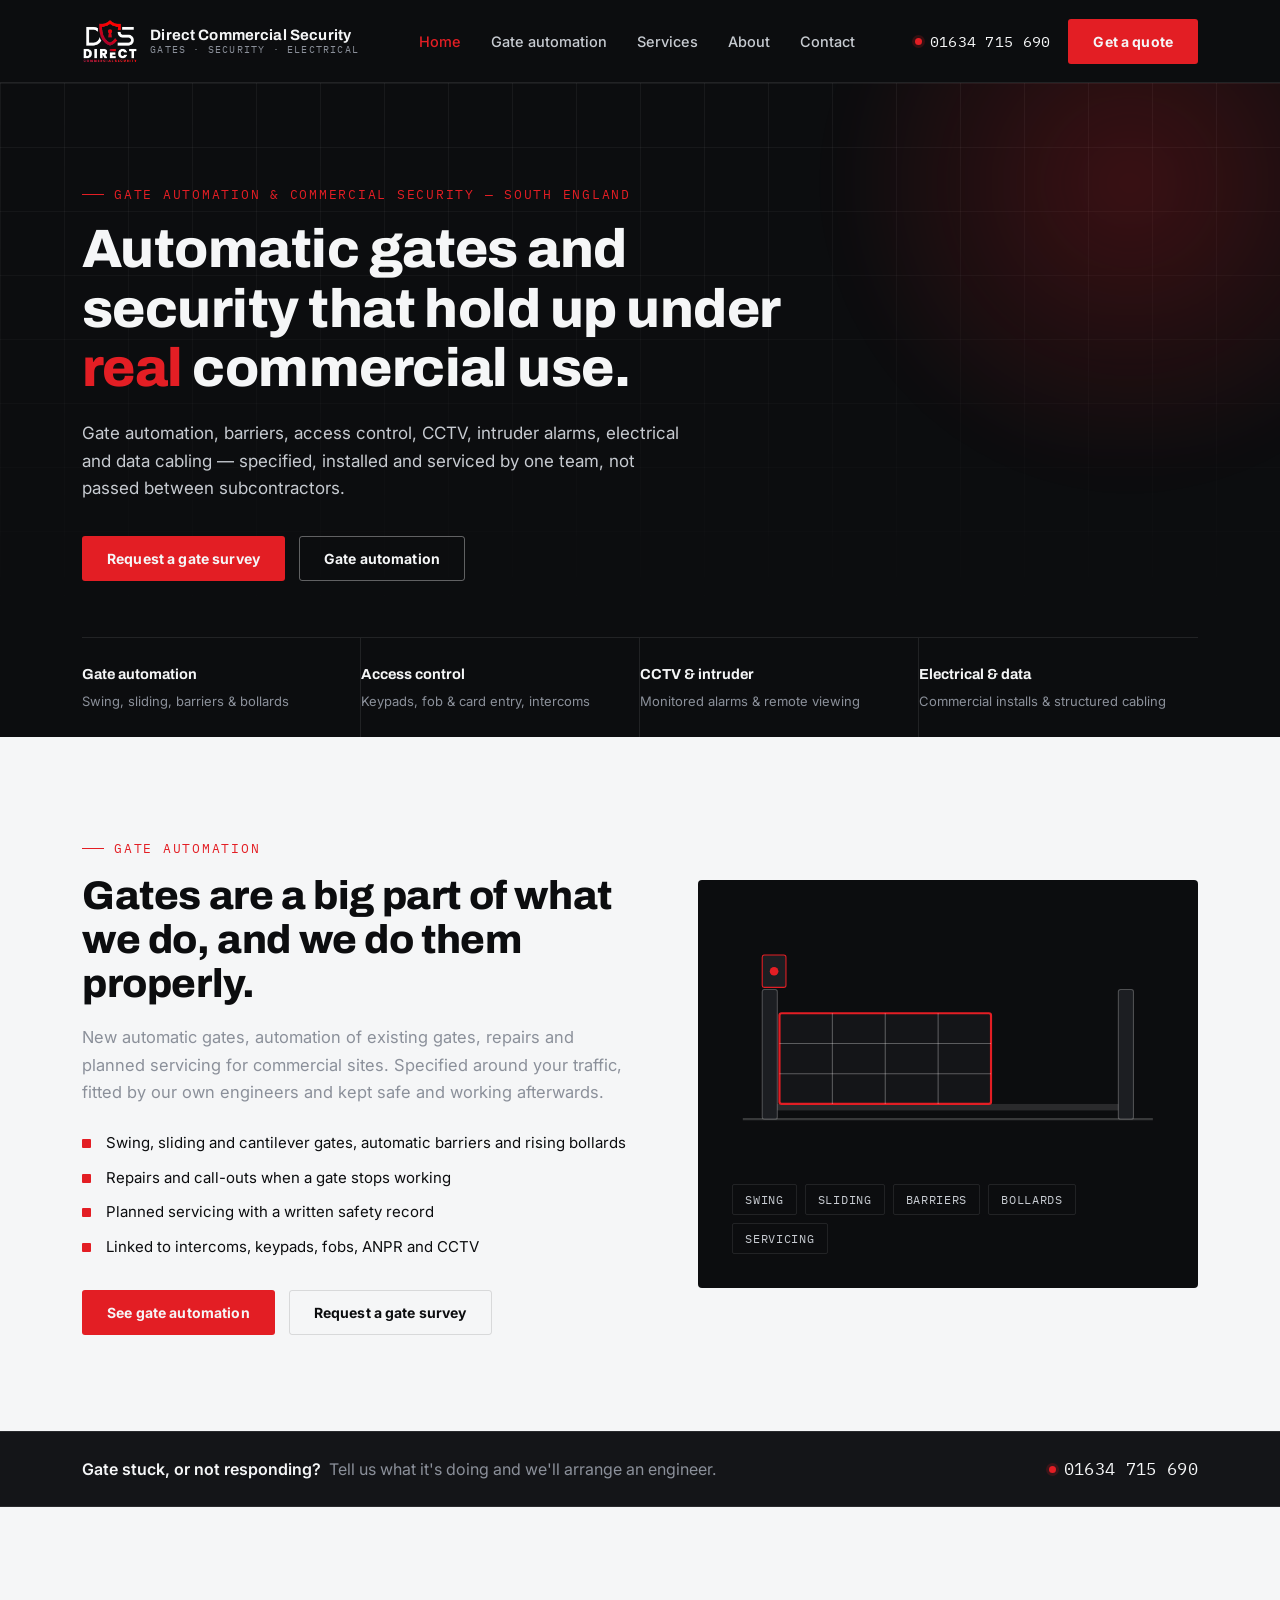
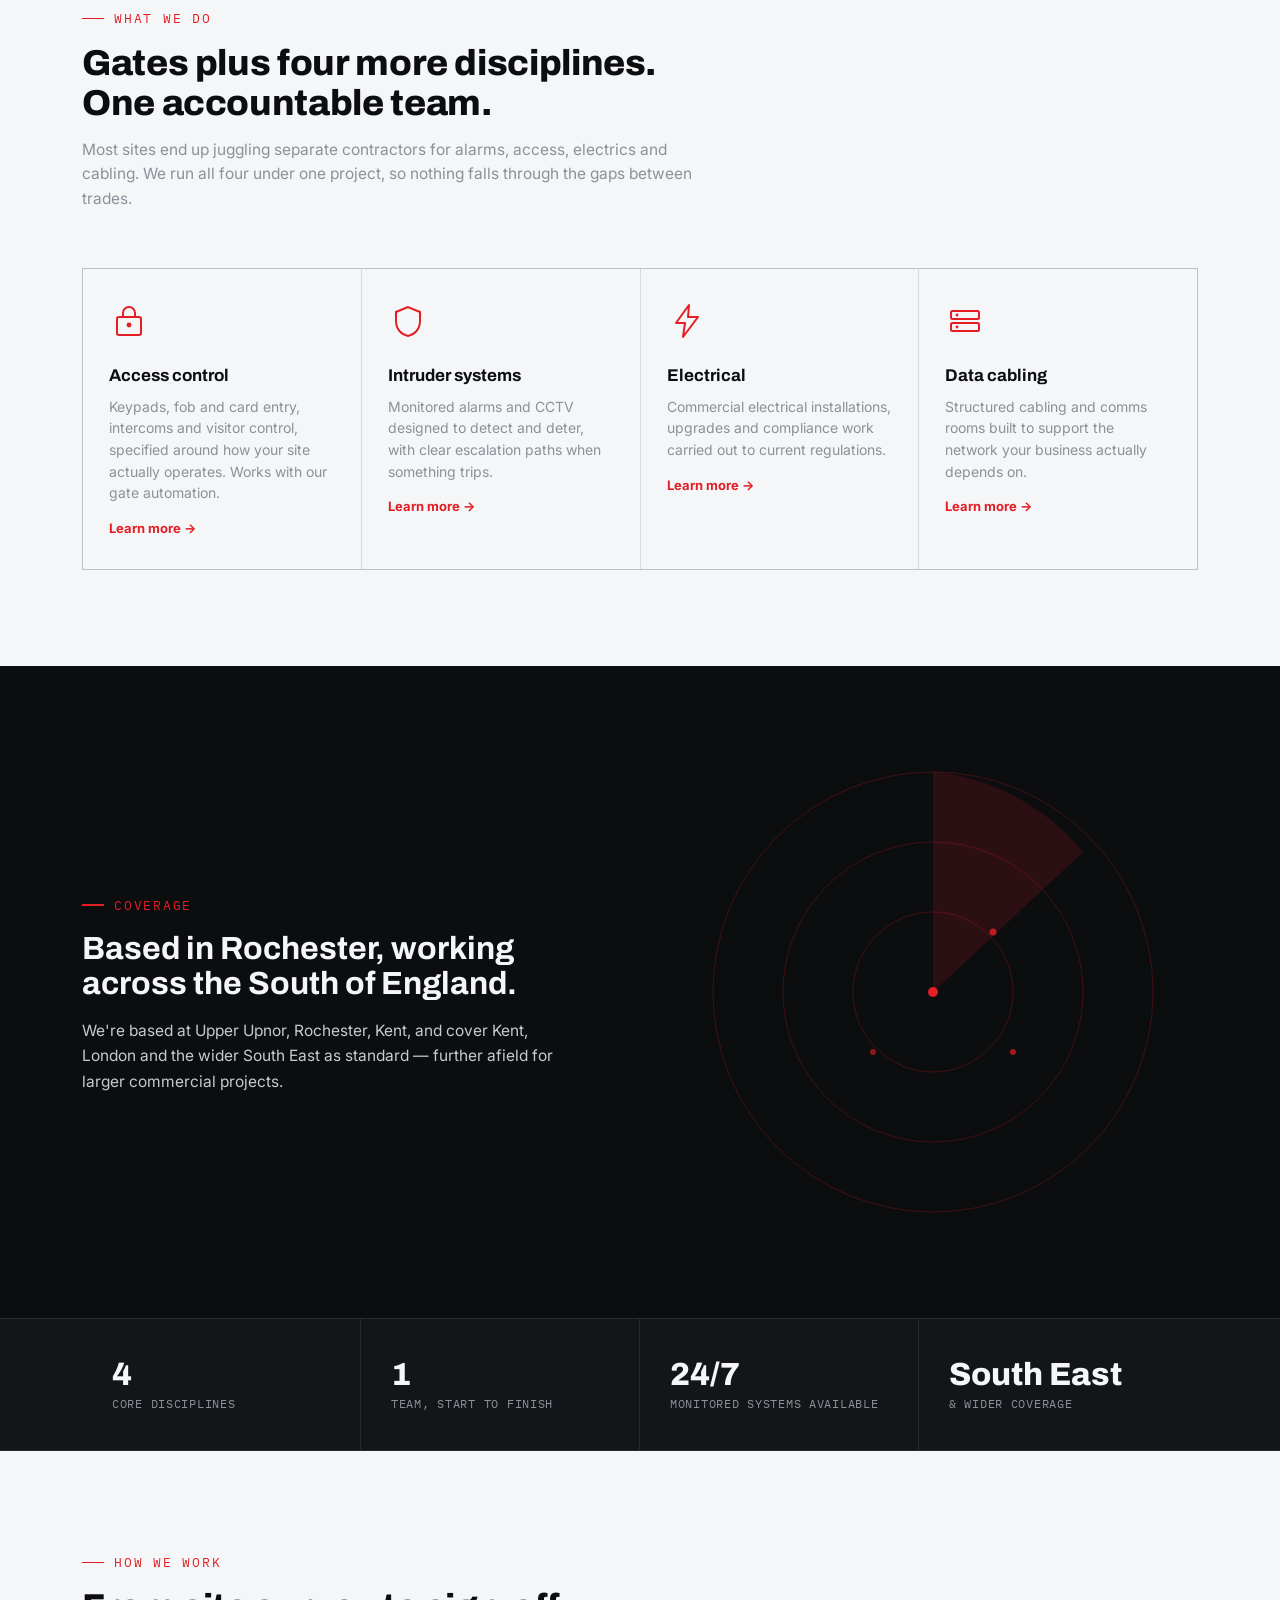
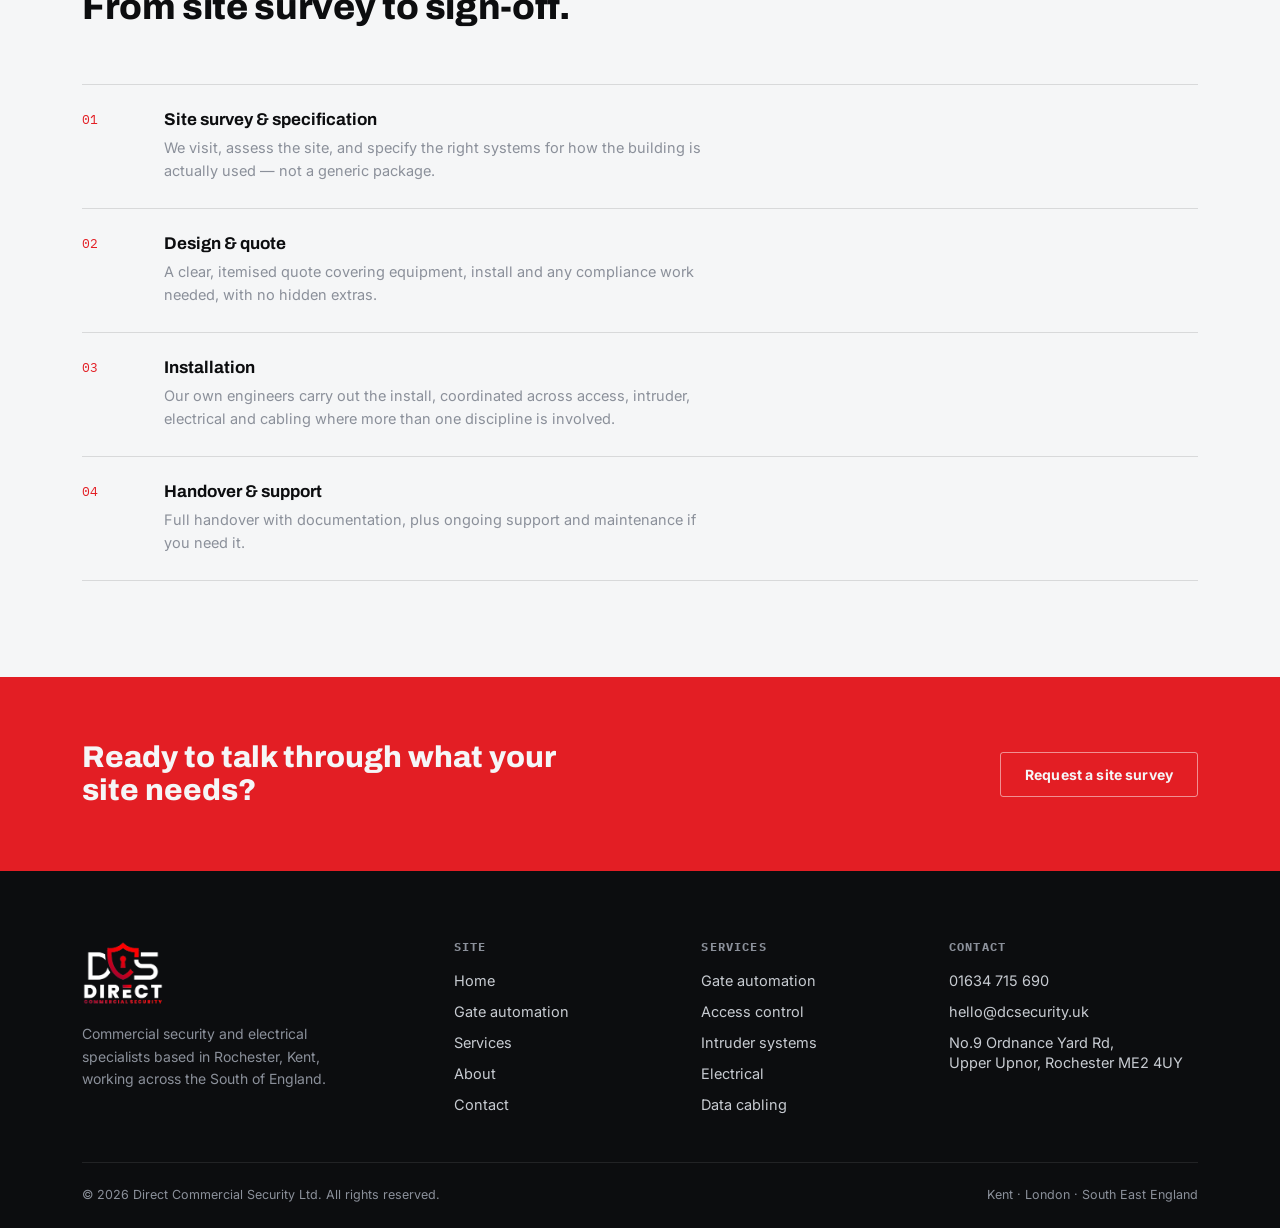
<file: index.html>
<!DOCTYPE html>
<html lang="en">
<head>
<meta charset="UTF-8">
<meta name="viewport" content="width=device-width, initial-scale=1.0">
<title>Gate Automation &amp; Commercial Security | Direct Commercial Security, Kent</title>
<meta name="description" content="Commercial gate automation, barriers and servicing, plus access control, CCTV, intruder alarms, electrical and data cabling across Kent, London and the South East.">
<link rel="icon" href="assets/logo.jpg">
<link rel="preconnect" href="https://fonts.googleapis.com">
<link href="https://fonts.googleapis.com/css2?family=Archivo:wght@500;700;800&family=Inter:wght@400;500;600;700&family=IBM+Plex+Mono:wght@400;500&display=swap" rel="stylesheet">
<link rel="stylesheet" href="style.css">
</head>
<body>

<header class="site-header" id="siteHeader">
  <div class="wrap">
    <a href="index.html" class="brand">
      <img src="assets/logo-dark.png" alt="Direct Commercial Security logo">
      <span class="brand-text"><strong>Direct Commercial Security</strong><span>Gates &middot; Security &middot; Electrical</span></span>
    </a>
    <nav class="main-nav">
      <ul>
        <li><a href="index.html" class="active">Home</a></li>
        <li><a href="gates.html">Gate automation</a></li>
        <li><a href="services.html">Services</a></li>
        <li><a href="about.html">About</a></li>
        <li><a href="contact.html">Contact</a></li>
      </ul>
    </nav>
    <div class="header-cta">
      <a class="tel-link" href="tel:01634715690"><span class="dot"></span>01634 715 690</a>
      <a class="btn btn-red" href="contact.html">Get a quote</a>
    </div>
    <button class="nav-toggle" aria-label="Toggle menu" aria-expanded="false">&#9776;</button>
  </div>
</header>

<section class="hero">
  <div class="hero-grid"></div>
  <div class="hero-glow"></div>
  <div class="wrap">
    <div class="hero-content">
      <span class="eyebrow">Gate automation &amp; commercial security &mdash; south england</span>
      <h1>Automatic gates and security that hold up under <em>real</em> commercial use.</h1>
      <p class="hero-sub">Gate automation, barriers, access control, CCTV, intruder alarms, electrical and data cabling &mdash; specified, installed and serviced by one team, not passed between subcontractors.</p>
      <div class="hero-actions">
        <a href="contact.html" class="btn btn-red">Request a gate survey</a>
        <a href="gates.html" class="btn btn-outline-dark">Gate automation</a>
      </div>
    </div>
    <div class="hero-services">
      <div><strong>Gate automation</strong>Swing, sliding, barriers &amp; bollards</div>
      <div><strong>Access control</strong>Keypads, fob &amp; card entry, intercoms</div>
      <div><strong>CCTV &amp; intruder</strong>Monitored alarms &amp; remote viewing</div>
      <div><strong>Electrical &amp; data</strong>Commercial installs &amp; structured cabling</div>
    </div>
  </div>
</section>

<section class="gate-feature">
  <div class="wrap gate-feature-grid">
    <div>
      <span class="eyebrow">Gate automation</span>
      <h2>Gates are a big part of what we do, and we do them properly.</h2>
      <p class="lede">New automatic gates, automation of existing gates, repairs and planned servicing for commercial sites. Specified around your traffic, fitted by our own engineers and kept safe and working afterwards.</p>
      <ul>
        <li>Swing, sliding and cantilever gates, automatic barriers and rising bollards</li>
        <li>Repairs and call-outs when a gate stops working</li>
        <li>Planned servicing with a written safety record</li>
        <li>Linked to intercoms, keypads, fobs, ANPR and CCTV</li>
      </ul>
      <div class="gate-feature-actions">
        <a href="gates.html" class="btn btn-red">See gate automation</a>
        <a href="contact.html" class="btn btn-outline-light">Request a gate survey</a>
      </div>
    </div>
    <div class="gate-panel">
      <svg viewBox="0 0 400 230" fill="none" xmlns="http://www.w3.org/2000/svg" role="img" aria-label="Illustration of a sliding gate opening">
        <line x1="10" y1="190" x2="390" y2="190" stroke="rgba(255,255,255,0.18)" stroke-width="2"/>
        <rect x="28" y="70" width="14" height="120" rx="2" fill="#1c1e22" stroke="rgba(255,255,255,0.25)"/>
        <rect x="358" y="70" width="14" height="120" rx="2" fill="#1c1e22" stroke="rgba(255,255,255,0.25)"/>
        <rect x="42" y="176" width="316" height="6" fill="rgba(255,255,255,0.12)"/>
        <g class="gate-gate-slide">
          <rect x="44" y="92" width="196" height="84" rx="2" fill="#141518" stroke="#e31e24" stroke-width="2"/>
          <line x1="44" y1="120" x2="240" y2="120" stroke="rgba(255,255,255,0.3)"/>
          <line x1="44" y1="148" x2="240" y2="148" stroke="rgba(255,255,255,0.3)"/>
          <line x1="93" y1="92" x2="93" y2="176" stroke="rgba(255,255,255,0.3)"/>
          <line x1="142" y1="92" x2="142" y2="176" stroke="rgba(255,255,255,0.3)"/>
          <line x1="191" y1="92" x2="191" y2="176" stroke="rgba(255,255,255,0.3)"/>
        </g>
        <rect x="28" y="38" width="22" height="30" rx="2" fill="#1c1e22" stroke="#e31e24"/>
        <circle cx="39" cy="53" r="4" fill="#e31e24"/>
      </svg>
      <div class="gate-chips"><span>Swing</span><span>Sliding</span><span>Barriers</span><span>Bollards</span><span>Servicing</span></div>
    </div>
  </div>
</section>

<div class="gate-strip">
  <div class="wrap">
    <p>Gate stuck, or not responding?<span>Tell us what it's doing and we'll arrange an engineer.</span></p>
    <a class="tel-link" href="tel:01634715690"><span class="dot"></span>01634 715 690</a>
  </div>
</div>

<section class="section-light">
  <div class="wrap">
    <div class="section-head">
      <span class="eyebrow">What we do</span>
      <h2>Gates plus four more disciplines. One accountable team.</h2>
      <p>Most sites end up juggling separate contractors for alarms, access, electrics and cabling. We run all four under one project, so nothing falls through the gaps between trades.</p>
    </div>
    <div class="service-grid">
      <div class="service-card">
        <svg class="icon" viewBox="0 0 40 40" fill="none" stroke="currentColor" stroke-width="2"><rect x="8" y="16" width="24" height="18" rx="2"/><path d="M14 16v-4a6 6 0 0 1 12 0v4"/><circle cx="20" cy="24" r="2.4" fill="currentColor" stroke="none"/></svg>
        <h3>Access control</h3>
        <p>Keypads, fob and card entry, intercoms and visitor control, specified around how your site actually operates. Works with our gate automation.</p>
        <a href="services.html#access-control">Learn more &rarr;</a>
      </div>
      <div class="service-card">
        <svg class="icon" viewBox="0 0 40 40" fill="none" stroke="currentColor" stroke-width="2"><path d="M20 6 8 11v9c0 8 5 13.5 12 15 7-1.5 12-7 12-15v-9L20 6Z"/></svg>
        <h3>Intruder systems</h3>
        <p>Monitored alarms and CCTV designed to detect and deter, with clear escalation paths when something trips.</p>
        <a href="services.html#intruder-systems">Learn more &rarr;</a>
      </div>
      <div class="service-card">
        <svg class="icon" viewBox="0 0 40 40" fill="none" stroke="currentColor" stroke-width="2"><path d="M22 4 9 22h9l-2 14 15-20h-10l1-12Z" stroke-linejoin="round"/></svg>
        <h3>Electrical</h3>
        <p>Commercial electrical installations, upgrades and compliance work carried out to current regulations.</p>
        <a href="services.html#electrical">Learn more &rarr;</a>
      </div>
      <div class="service-card">
        <svg class="icon" viewBox="0 0 40 40" fill="none" stroke="currentColor" stroke-width="2"><rect x="6" y="10" width="28" height="8" rx="1.5"/><rect x="6" y="22" width="28" height="8" rx="1.5"/><circle cx="12" cy="14" r="1.4" fill="currentColor" stroke="none"/><circle cx="12" cy="26" r="1.4" fill="currentColor" stroke="none"/></svg>
        <h3>Data cabling</h3>
        <p>Structured cabling and comms rooms built to support the network your business actually depends on.</p>
        <a href="services.html#data-cabling">Learn more &rarr;</a>
      </div>
    </div>
  </div>
</section>

<section class="section-dark">
  <div class="wrap" style="display:grid;grid-template-columns:1fr 1fr;gap:56px;align-items:center;">
    <div>
      <span class="eyebrow">Coverage</span>
      <h2 style="font-size:clamp(24px,3vw,32px);margin-bottom:16px;">Based in Rochester, working across the South of England.</h2>
      <p style="color:var(--paper);font-size:15.5px;line-height:1.65;max-width:480px;">We're based at Upper Upnor, Rochester, Kent, and cover Kent, London and the wider South East as standard &mdash; further afield for larger commercial projects.</p>
    </div>
    <div class="coverage">
      <svg viewBox="0 0 460 460" xmlns="http://www.w3.org/2000/svg">
        <circle class="radar-ring" cx="230" cy="230" r="80"/>
        <circle class="radar-ring" cx="230" cy="230" r="150"/>
        <circle class="radar-ring" cx="230" cy="230" r="220"/>
        <g class="radar-sweep">
          <path d="M230 230 L230 10 A220 220 0 0 1 380 90 Z" fill="rgba(227,30,36,0.15)"/>
        </g>
        <circle class="radar-blip" cx="230" cy="230" r="5"/>
        <circle class="radar-blip" cx="290" cy="170" r="3.5" opacity="0.8"/>
        <circle class="radar-blip" cx="170" cy="290" r="3" opacity="0.6"/>
        <circle class="radar-blip" cx="310" cy="290" r="3" opacity="0.7"/>
      </svg>
    </div>
  </div>
</section>

<div class="stats-bar">
  <div class="wrap">
    <div class="stats-grid">
      <div class="stat"><strong>4</strong><span>Core disciplines</span></div>
      <div class="stat"><strong>1</strong><span>Team, start to finish</span></div>
      <div class="stat"><strong>24/7</strong><span>Monitored systems available</span></div>
      <div class="stat"><strong>South East</strong><span>&amp; wider coverage</span></div>
    </div>
  </div>
</div>

<section class="section-light">
  <div class="wrap">
    <div class="section-head">
      <span class="eyebrow">How we work</span>
      <h2>From site survey to sign-off.</h2>
    </div>
    <div class="approach-list">
      <div class="approach-item">
        <span class="step-num"></span>
        <div><h3>Site survey &amp; specification</h3><p>We visit, assess the site, and specify the right systems for how the building is actually used &mdash; not a generic package.</p></div>
      </div>
      <div class="approach-item">
        <span class="step-num"></span>
        <div><h3>Design &amp; quote</h3><p>A clear, itemised quote covering equipment, install and any compliance work needed, with no hidden extras.</p></div>
      </div>
      <div class="approach-item">
        <span class="step-num"></span>
        <div><h3>Installation</h3><p>Our own engineers carry out the install, coordinated across access, intruder, electrical and cabling where more than one discipline is involved.</p></div>
      </div>
      <div class="approach-item">
        <span class="step-num"></span>
        <div><h3>Handover &amp; support</h3><p>Full handover with documentation, plus ongoing support and maintenance if you need it.</p></div>
      </div>
    </div>
  </div>
</section>

<section class="cta-band">
  <div class="wrap">
    <h2>Ready to talk through what your site needs?</h2>
    <a href="contact.html" class="btn btn-outline-dark">Request a site survey</a>
  </div>
</section>

<footer class="site-footer">
  <div class="wrap">
    <div class="footer-grid">
      <div class="footer-brand">
        <img src="assets/logo-dark.png" alt="Direct Commercial Security logo">
        <p>Commercial security and electrical specialists based in Rochester, Kent, working across the South of England.</p>
      </div>
      <div class="footer-col">
        <h4>Site</h4>
        <ul>
          <li><a href="index.html">Home</a></li>
          <li><a href="gates.html">Gate automation</a></li>
          <li><a href="services.html">Services</a></li>
          <li><a href="about.html">About</a></li>
          <li><a href="contact.html">Contact</a></li>
        </ul>
      </div>
      <div class="footer-col">
        <h4>Services</h4>
        <ul>
          <li><a href="gates.html">Gate automation</a></li>
          <li><a href="services.html#access-control">Access control</a></li>
          <li><a href="services.html#intruder-systems">Intruder systems</a></li>
          <li><a href="services.html#electrical">Electrical</a></li>
          <li><a href="services.html#data-cabling">Data cabling</a></li>
        </ul>
      </div>
      <div class="footer-col">
        <h4>Contact</h4>
        <ul>
          <li><a href="tel:01634715690">01634 715 690</a></li>
          <li><a href="mailto:hello@dcsecurity.uk">hello@dcsecurity.uk</a></li>
          <li><a href="#">No.9 Ordnance Yard Rd,<br>Upper Upnor, Rochester ME2 4UY</a></li>
        </ul>
      </div>
    </div>
    <div class="footer-bottom">
      <span>&copy; <span id="year"></span> Direct Commercial Security Ltd. All rights reserved.</span>
      <span>Kent &middot; London &middot; South East England</span>
    </div>
  </div>
</footer>

<script src="script.js"></script>
</body>
</html>
</file>
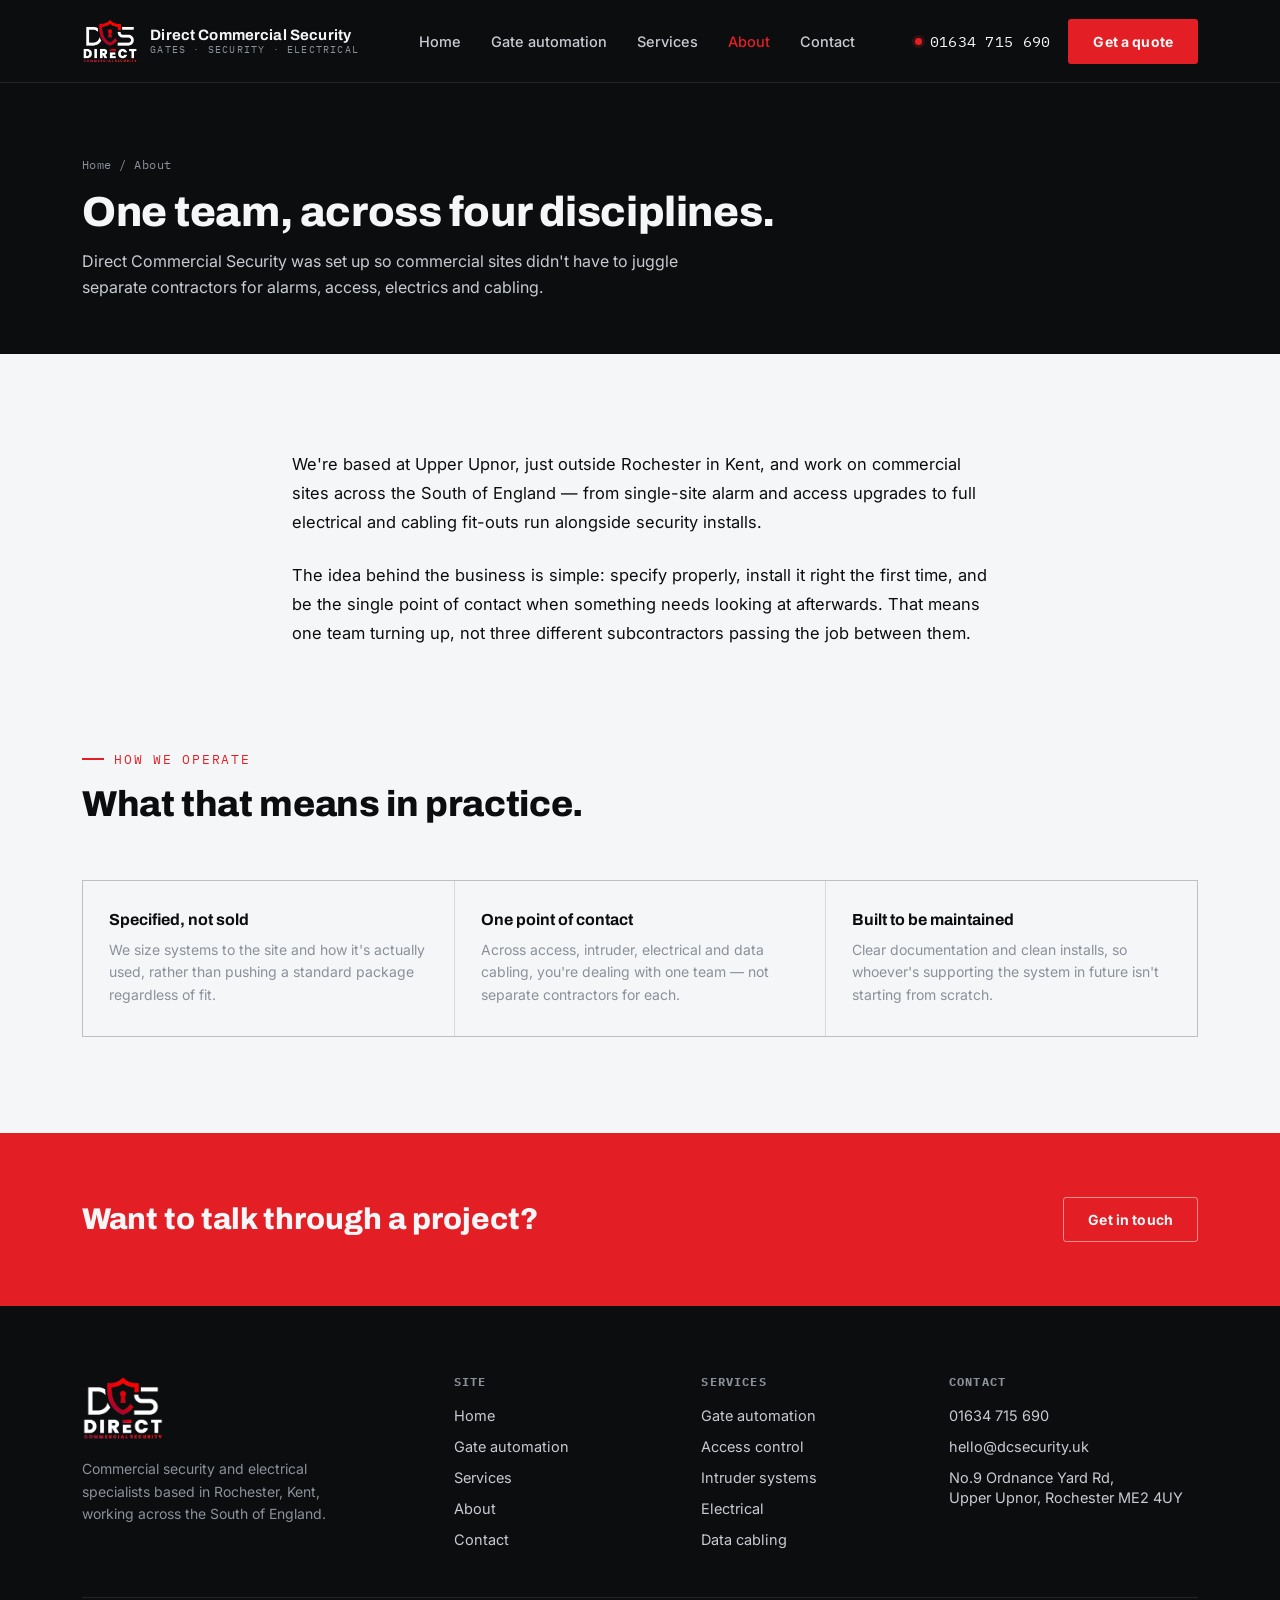
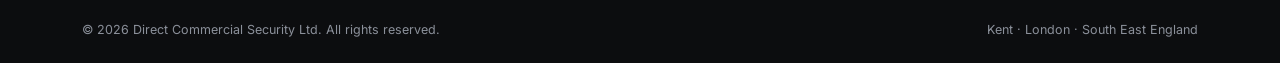
<file: about.html>
<!DOCTYPE html>
<html lang="en">
<head>
<meta charset="UTF-8">
<meta name="viewport" content="width=device-width, initial-scale=1.0">
<title>About | Direct Commercial Security</title>
<meta name="description" content="Direct Commercial Security is a Rochester-based team covering access control, intruder systems, electrical and data cabling across the South of England.">
<link rel="icon" href="assets/logo.jpg">
<link rel="preconnect" href="https://fonts.googleapis.com">
<link href="https://fonts.googleapis.com/css2?family=Archivo:wght@500;700;800&family=Inter:wght@400;500;600;700&family=IBM+Plex+Mono:wght@400;500&display=swap" rel="stylesheet">
<link rel="stylesheet" href="style.css">
</head>
<body>
<header class="site-header" id="siteHeader"><div class="wrap">
  <a href="index.html" class="brand"><img src="assets/logo-dark.png" alt="Direct Commercial Security logo"><span class="brand-text"><strong>Direct Commercial Security</strong><span>Gates &middot; Security &middot; Electrical</span></span></a>
  <nav class="main-nav"><ul><li><a href="index.html">Home</a></li><li><a href="gates.html">Gate automation</a></li><li><a href="services.html">Services</a></li><li><a href="about.html" class="active">About</a></li><li><a href="contact.html">Contact</a></li></ul></nav>
  <div class="header-cta"><a class="tel-link" href="tel:01634715690"><span class="dot"></span>01634 715 690</a><a class="btn btn-red" href="contact.html">Get a quote</a></div>
  <button class="nav-toggle" aria-label="Toggle menu" aria-expanded="false">&#9776;</button>
</div></header>

<section class="page-hero"><div class="wrap">
  <span class="crumb"><a href="index.html">Home</a> / About</span>
  <h1>One team, across four disciplines.</h1>
  <p>Direct Commercial Security was set up so commercial sites didn't have to juggle separate contractors for alarms, access, electrics and cabling.</p>
</div></section>

<section class="section-light"><div class="wrap" style="max-width:760px;">
  <p style="font-size:16.5px;line-height:1.75;color:var(--ink);margin-bottom:24px;">We're based at Upper Upnor, just outside Rochester in Kent, and work on commercial sites across the South of England &mdash; from single-site alarm and access upgrades to full electrical and cabling fit-outs run alongside security installs.</p>
  <p style="font-size:16.5px;line-height:1.75;color:var(--ink);">The idea behind the business is simple: specify properly, install it right the first time, and be the single point of contact when something needs looking at afterwards. That means one team turning up, not three different subcontractors passing the job between them.</p>
</div></section>

<section class="section-light" style="padding-top:0;"><div class="wrap">
  <div class="section-head">
    <span class="eyebrow">How we operate</span>
    <h2>What that means in practice.</h2>
  </div>
  <div class="value-grid">
    <div class="value-card">
      <h3>Specified, not sold</h3>
      <p>We size systems to the site and how it's actually used, rather than pushing a standard package regardless of fit.</p>
    </div>
    <div class="value-card">
      <h3>One point of contact</h3>
      <p>Across access, intruder, electrical and data cabling, you're dealing with one team &mdash; not separate contractors for each.</p>
    </div>
    <div class="value-card">
      <h3>Built to be maintained</h3>
      <p>Clear documentation and clean installs, so whoever's supporting the system in future isn't starting from scratch.</p>
    </div>
  </div>
</div></section>

<section class="cta-band"><div class="wrap">
  <h2>Want to talk through a project?</h2>
  <a href="contact.html" class="btn btn-outline-dark">Get in touch</a>
</div></section>

<footer class="site-footer"><div class="wrap">
  <div class="footer-grid">
    <div class="footer-brand"><img src="assets/logo-dark.png" alt="Direct Commercial Security logo"><p>Commercial security and electrical specialists based in Rochester, Kent, working across the South of England.</p></div>
    <div class="footer-col"><h4>Site</h4><ul><li><a href="index.html">Home</a></li><li><a href="gates.html">Gate automation</a></li><li><a href="services.html">Services</a></li><li><a href="about.html">About</a></li><li><a href="contact.html">Contact</a></li></ul></div>
    <div class="footer-col"><h4>Services</h4><ul><li><a href="gates.html">Gate automation</a></li><li><a href="services.html#access-control">Access control</a></li><li><a href="services.html#intruder-systems">Intruder systems</a></li><li><a href="services.html#electrical">Electrical</a></li><li><a href="services.html#data-cabling">Data cabling</a></li></ul></div>
    <div class="footer-col"><h4>Contact</h4><ul><li><a href="tel:01634715690">01634 715 690</a></li><li><a href="mailto:hello@dcsecurity.uk">hello@dcsecurity.uk</a></li><li><a href="#">No.9 Ordnance Yard Rd,<br>Upper Upnor, Rochester ME2 4UY</a></li></ul></div>
  </div>
  <div class="footer-bottom"><span>&copy; <span id="year"></span> Direct Commercial Security Ltd. All rights reserved.</span><span>Kent &middot; London &middot; South East England</span></div>
</div></footer>

<script src="script.js"></script>
</body>
</html>
</file>
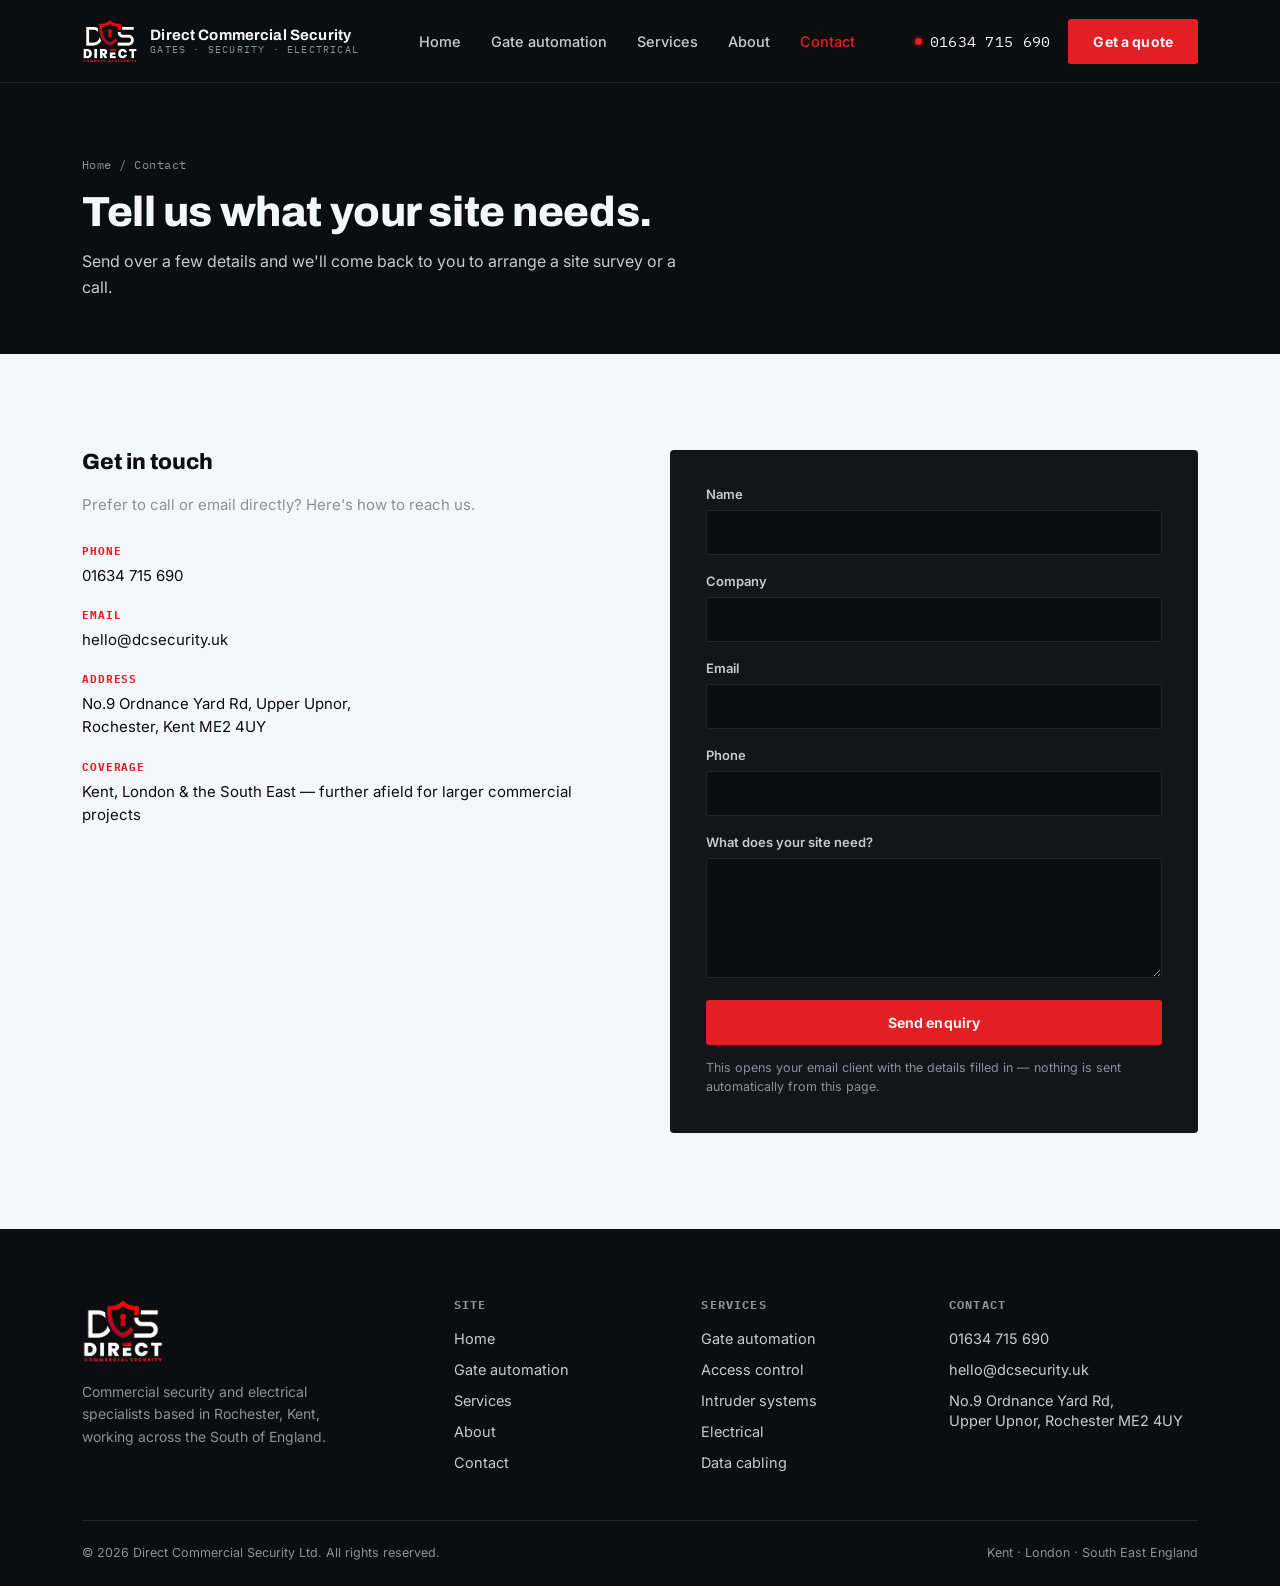
<file: contact.html>
<!DOCTYPE html>
<html lang="en">
<head>
<meta charset="UTF-8">
<meta name="viewport" content="width=device-width, initial-scale=1.0">
<title>Contact | Direct Commercial Security</title>
<meta name="description" content="Get in touch with Direct Commercial Security for a site survey covering access control, intruder systems, electrical and data cabling.">
<link rel="icon" href="assets/logo.jpg">
<link rel="preconnect" href="https://fonts.googleapis.com">
<link href="https://fonts.googleapis.com/css2?family=Archivo:wght@500;700;800&family=Inter:wght@400;500;600;700&family=IBM+Plex+Mono:wght@400;500&display=swap" rel="stylesheet">
<link rel="stylesheet" href="style.css">
</head>
<body>
<header class="site-header" id="siteHeader"><div class="wrap">
  <a href="index.html" class="brand"><img src="assets/logo-dark.png" alt="Direct Commercial Security logo"><span class="brand-text"><strong>Direct Commercial Security</strong><span>Gates &middot; Security &middot; Electrical</span></span></a>
  <nav class="main-nav"><ul><li><a href="index.html">Home</a></li><li><a href="gates.html">Gate automation</a></li><li><a href="services.html">Services</a></li><li><a href="about.html">About</a></li><li><a href="contact.html" class="active">Contact</a></li></ul></nav>
  <div class="header-cta"><a class="tel-link" href="tel:01634715690"><span class="dot"></span>01634 715 690</a><a class="btn btn-red" href="contact.html">Get a quote</a></div>
  <button class="nav-toggle" aria-label="Toggle menu" aria-expanded="false">&#9776;</button>
</div></header>

<section class="page-hero"><div class="wrap">
  <span class="crumb"><a href="index.html">Home</a> / Contact</span>
  <h1>Tell us what your site needs.</h1>
  <p>Send over a few details and we'll come back to you to arrange a site survey or a call.</p>
</div></section>

<section class="section-light"><div class="wrap">
  <div class="contact-grid">
    <div class="contact-info">
      <h2>Get in touch</h2>
      <p style="font-size:15px;color:var(--steel);line-height:1.6;">Prefer to call or email directly? Here's how to reach us.</p>
      <ul>
        <li><div><strong>Phone</strong><a href="tel:01634715690">01634 715 690</a></div></li>
        <li><div><strong>Email</strong><a href="mailto:hello@dcsecurity.uk">hello@dcsecurity.uk</a></div></li>
        <li><div><strong>Address</strong>No.9 Ordnance Yard Rd, Upper Upnor,<br>Rochester, Kent ME2 4UY</div></li>
        <li><div><strong>Coverage</strong>Kent, London &amp; the South East &mdash; further afield for larger commercial projects</div></li>
      </ul>
    </div>
    <form class="contact-form" action="mailto:hello@dcsecurity.uk" method="post" enctype="text/plain">
      <label for="name">Name</label>
      <input type="text" id="name" name="name" required>
      <label for="company">Company</label>
      <input type="text" id="company" name="company">
      <label for="email">Email</label>
      <input type="email" id="email" name="email" required>
      <label for="phone">Phone</label>
      <input type="tel" id="phone" name="phone">
      <label for="message">What does your site need?</label>
      <textarea id="message" name="message" required></textarea>
      <button type="submit" class="btn btn-red" style="width:100%;">Send enquiry</button>
      <p class="form-note">This opens your email client with the details filled in &mdash; nothing is sent automatically from this page.</p>
    </form>
  </div>
</div></section>

<footer class="site-footer"><div class="wrap">
  <div class="footer-grid">
    <div class="footer-brand"><img src="assets/logo-dark.png" alt="Direct Commercial Security logo"><p>Commercial security and electrical specialists based in Rochester, Kent, working across the South of England.</p></div>
    <div class="footer-col"><h4>Site</h4><ul><li><a href="index.html">Home</a></li><li><a href="gates.html">Gate automation</a></li><li><a href="services.html">Services</a></li><li><a href="about.html">About</a></li><li><a href="contact.html">Contact</a></li></ul></div>
    <div class="footer-col"><h4>Services</h4><ul><li><a href="gates.html">Gate automation</a></li><li><a href="services.html#access-control">Access control</a></li><li><a href="services.html#intruder-systems">Intruder systems</a></li><li><a href="services.html#electrical">Electrical</a></li><li><a href="services.html#data-cabling">Data cabling</a></li></ul></div>
    <div class="footer-col"><h4>Contact</h4><ul><li><a href="tel:01634715690">01634 715 690</a></li><li><a href="mailto:hello@dcsecurity.uk">hello@dcsecurity.uk</a></li><li><a href="#">No.9 Ordnance Yard Rd,<br>Upper Upnor, Rochester ME2 4UY</a></li></ul></div>
  </div>
  <div class="footer-bottom"><span>&copy; <span id="year"></span> Direct Commercial Security Ltd. All rights reserved.</span><span>Kent &middot; London &middot; South East England</span></div>
</div></footer>

<script src="script.js"></script>
</body>
</html>
</file>
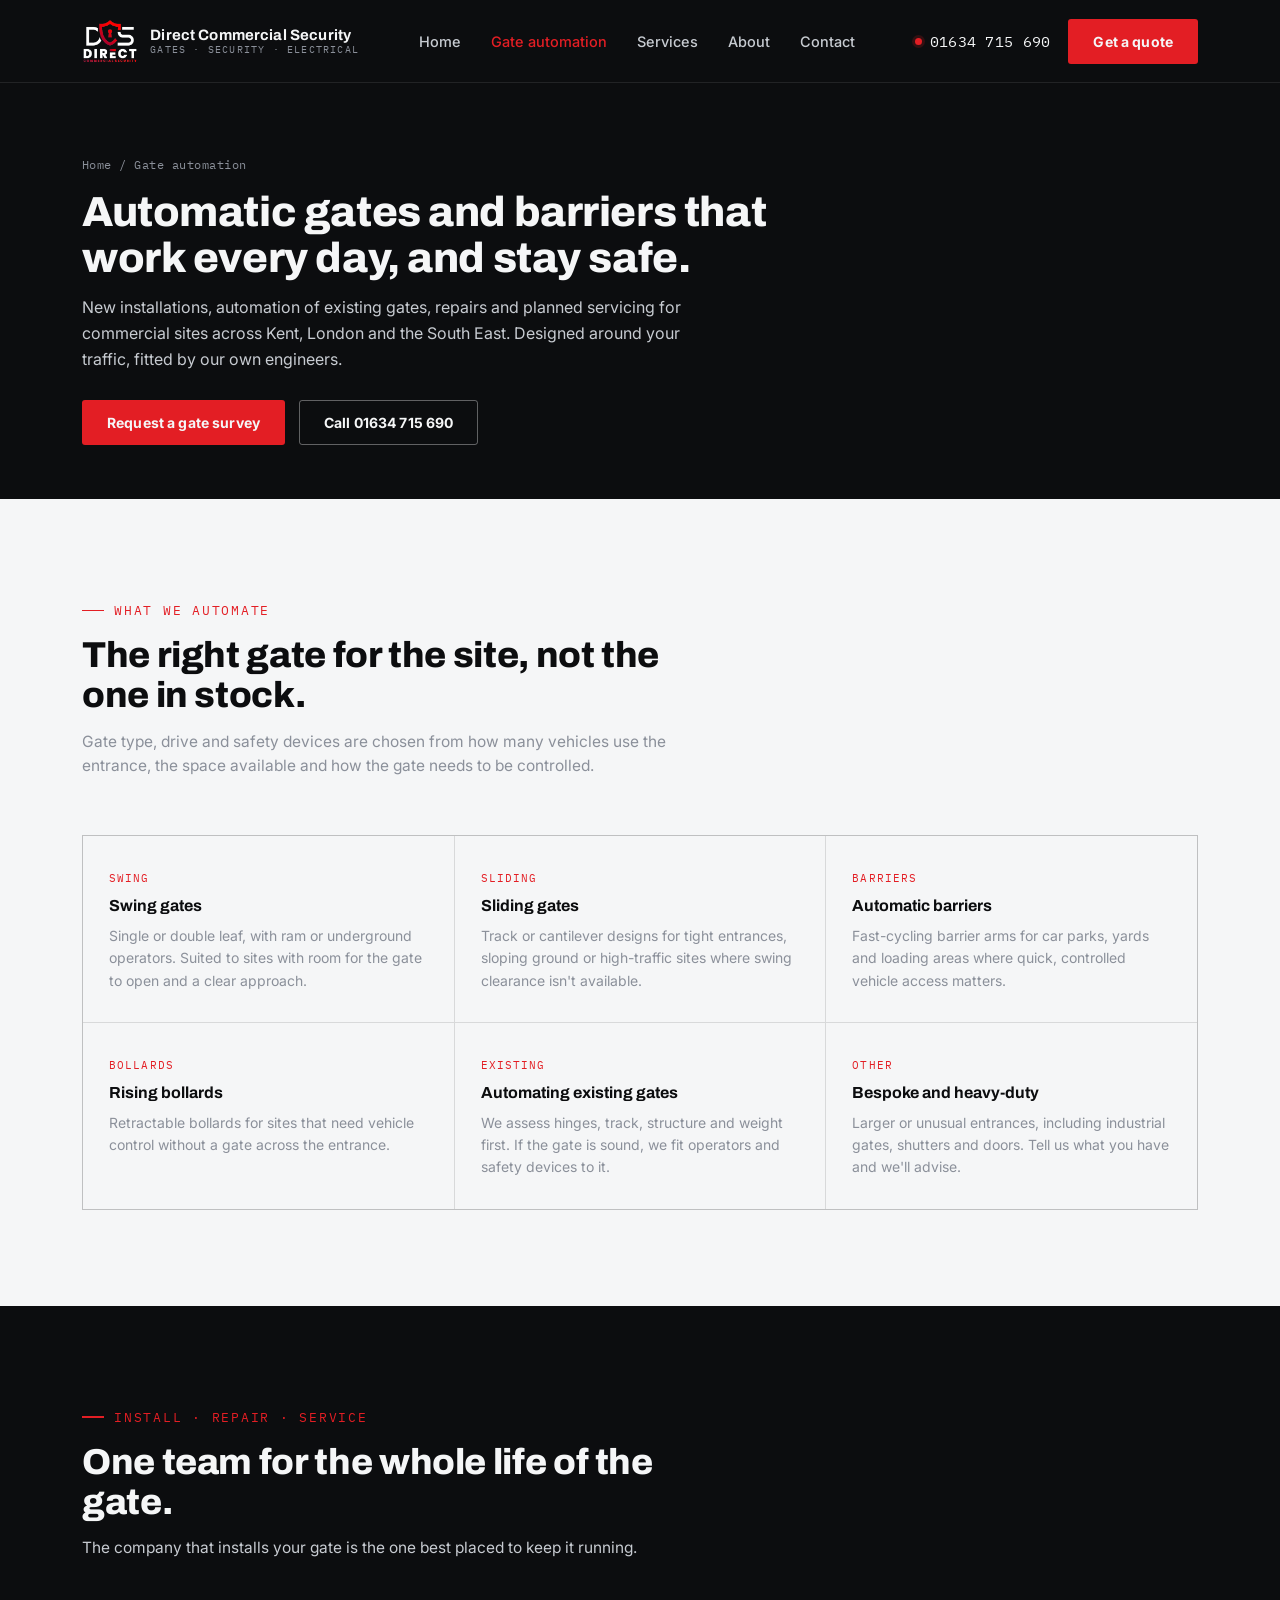
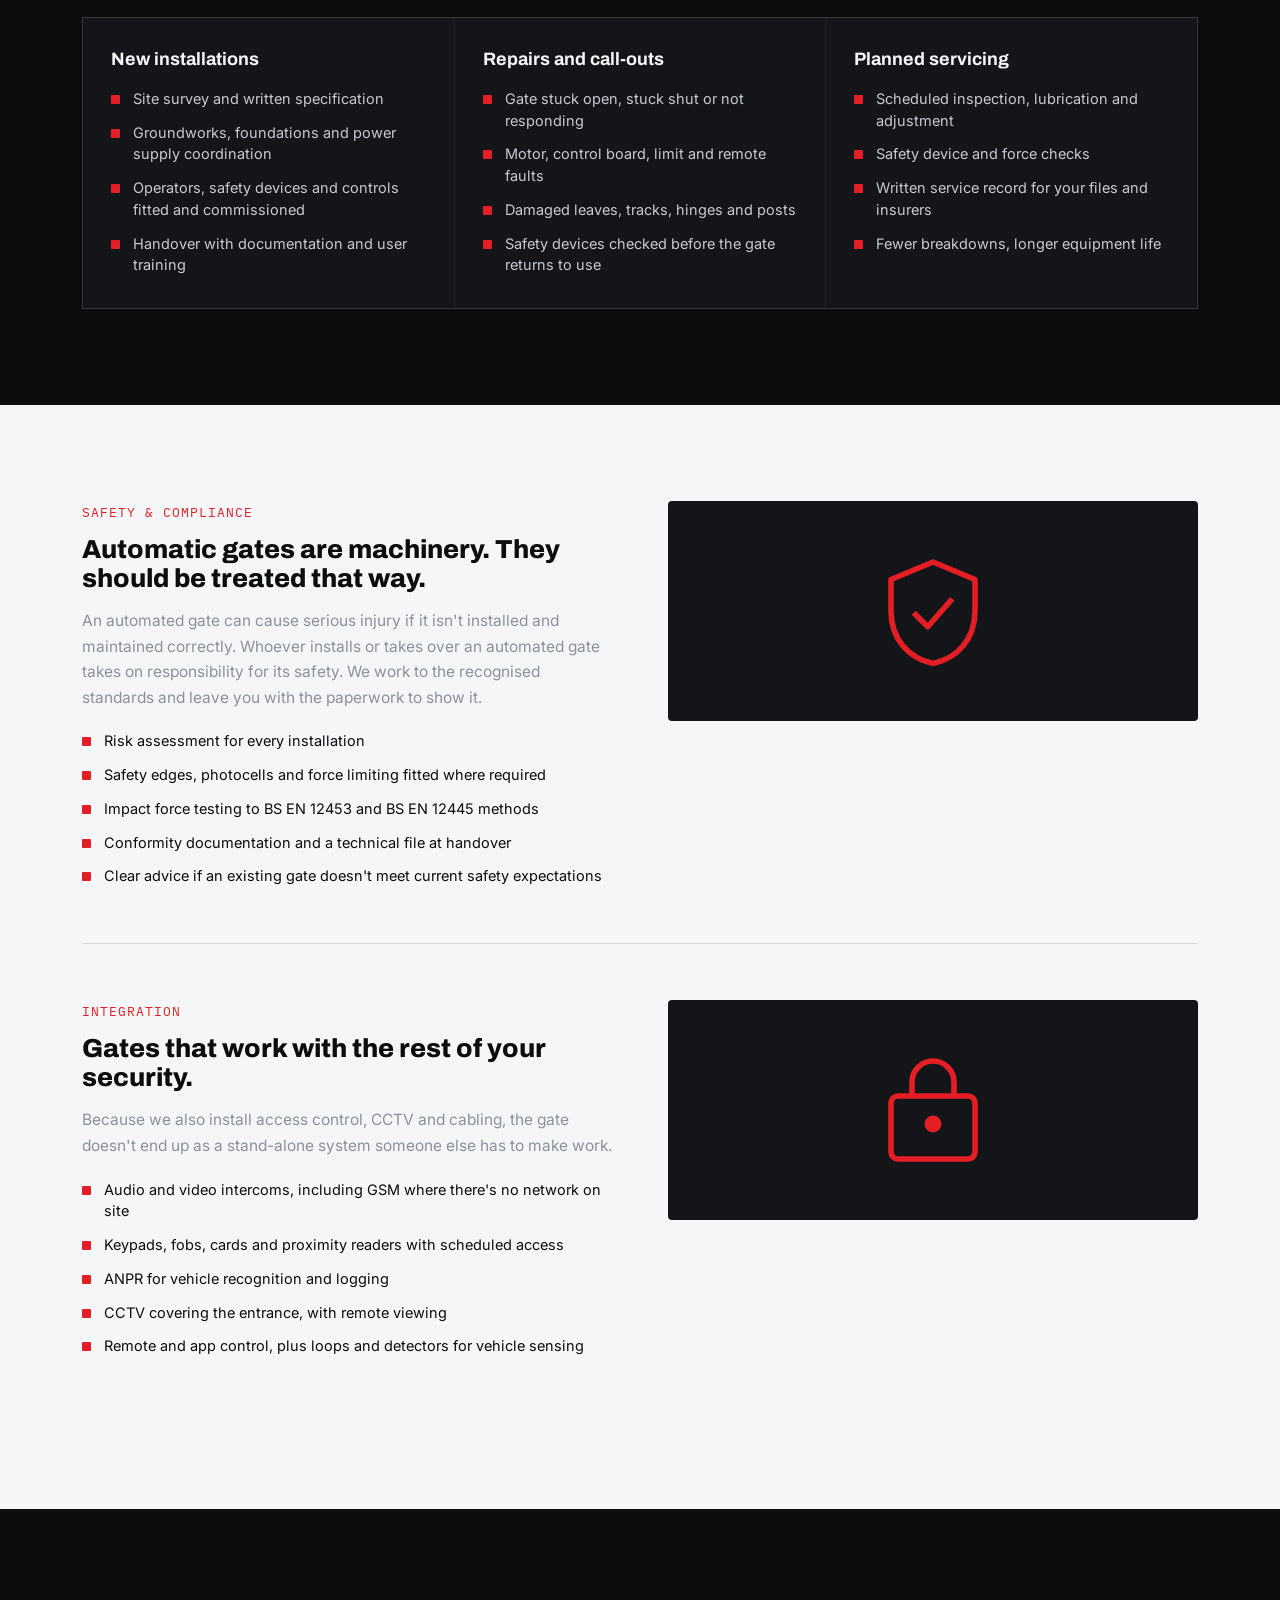
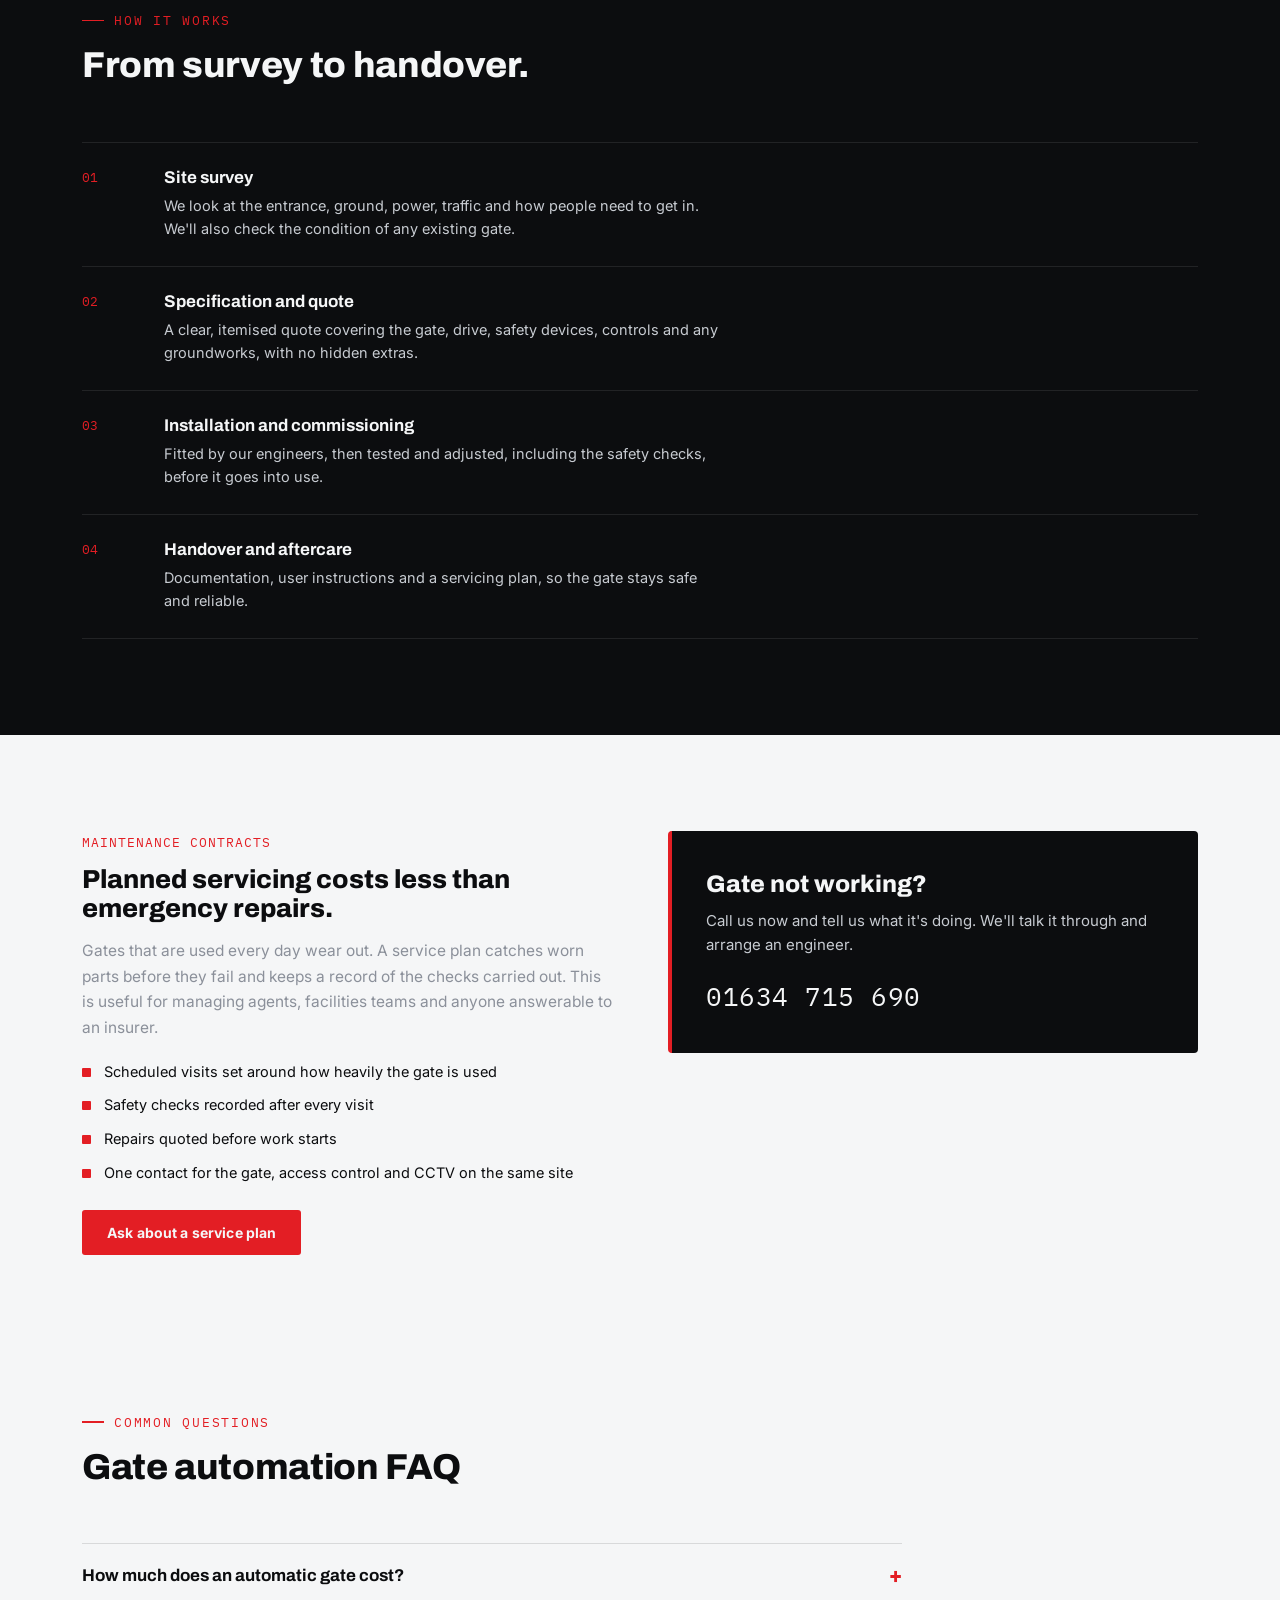
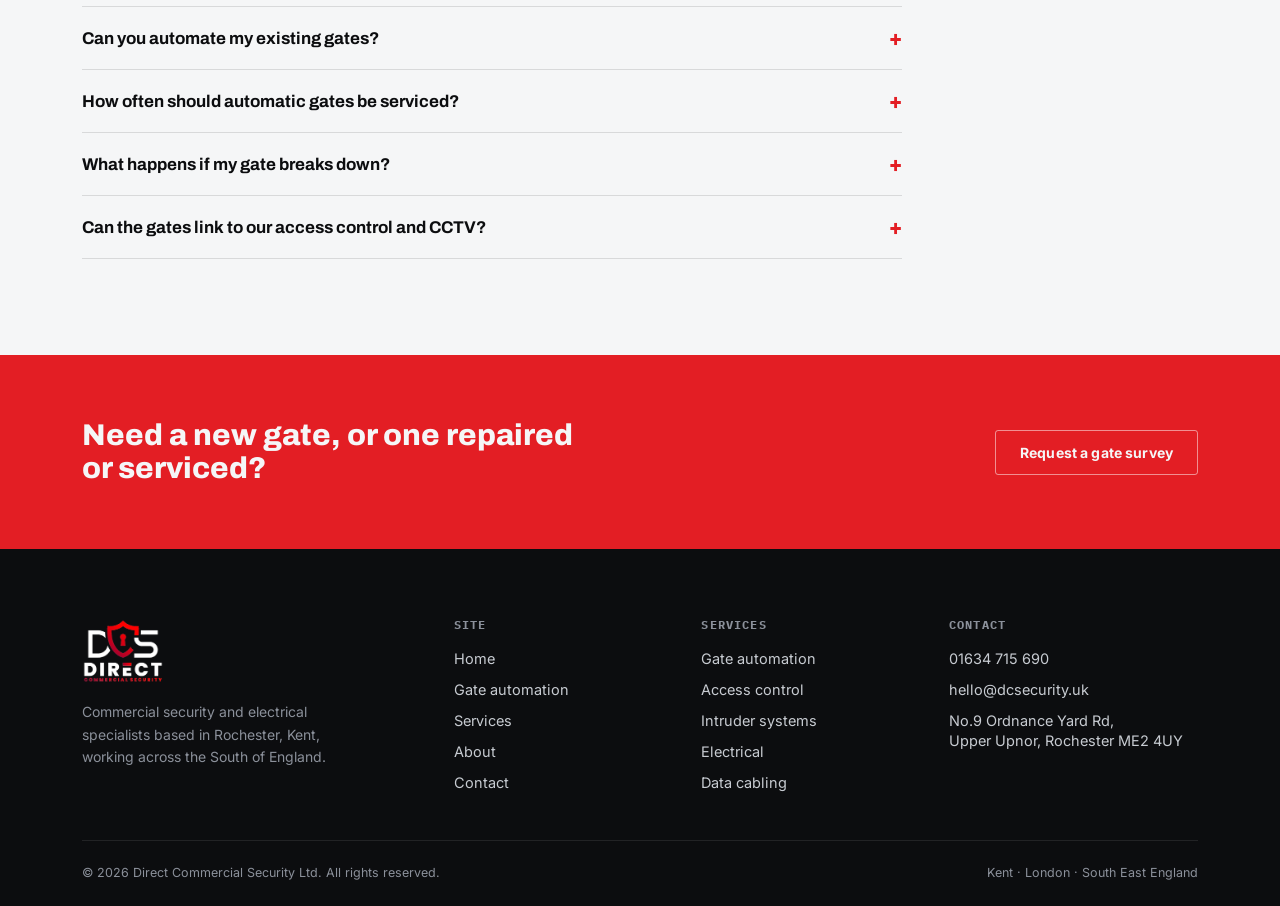
<file: gates.html>
<!DOCTYPE html>
<html lang="en">
<head>
<meta charset="UTF-8">
<meta name="viewport" content="width=device-width, initial-scale=1.0">
<title>Gate Automation, Barriers &amp; Servicing | Direct Commercial Security</title>
<meta name="description" content="Commercial gate automation across Kent, London and the South East: automatic swing, sliding and cantilever gates, barriers and bollards. New installs, repairs, servicing and safety compliance.">
<link rel="icon" href="assets/logo.jpg">
<link rel="preconnect" href="https://fonts.googleapis.com">
<link href="https://fonts.googleapis.com/css2?family=Archivo:wght@500;700;800&family=Inter:wght@400;500;600;700&family=IBM+Plex+Mono:wght@400;500&display=swap" rel="stylesheet">
<link rel="stylesheet" href="style.css">
<script type="application/ld+json">
{
  "@context": "https://schema.org",
  "@type": "FAQPage",
  "mainEntity": [
    {"@type": "Question", "name": "How much does an automatic gate cost?", "acceptedAnswer": {"@type": "Answer", "text": "It depends on the gate type, size and weight, the ground and power supply, and how much access control is integrated. We survey the site and give an itemised quote, so you can see what's included before you commit."}},
    {"@type": "Question", "name": "Can you automate my existing gates?", "acceptedAnswer": {"@type": "Answer", "text": "Often, yes. We assess the gate's condition, hinges or track, structure and weight first. If it's sound, we can fit operators and safety devices to it. If it isn't, we'll tell you what needs repairing or replacing."}},
    {"@type": "Question", "name": "How often should automatic gates be serviced?", "acceptedAnswer": {"@type": "Answer", "text": "Regular servicing keeps gates safe and reliable. How often depends on the gate, how busy it is and the manufacturer's guidance. Busy commercial sites typically need more frequent visits than lightly used ones."}},
    {"@type": "Question", "name": "What happens if my gate breaks down?", "acceptedAnswer": {"@type": "Answer", "text": "Call us on 01634 715 690. We'll diagnose the fault, repair or replace the failed part, and check the safety devices before the gate goes back into use."}},
    {"@type": "Question", "name": "Can the gates link to our access control and CCTV?", "acceptedAnswer": {"@type": "Answer", "text": "Yes. Gates can work with intercoms, keypads, fobs, cards, ANPR and CCTV, so entry, vehicle access and monitoring run as one system rather than separate ones."}}
  ]
}
</script>
</head>
<body>

<header class="site-header" id="siteHeader"><div class="wrap">
  <a href="index.html" class="brand"><img src="assets/logo-dark.png" alt="Direct Commercial Security logo"><span class="brand-text"><strong>Direct Commercial Security</strong><span>Gates &middot; Security &middot; Electrical</span></span></a>
  <nav class="main-nav"><ul><li><a href="index.html">Home</a></li><li><a href="gates.html" class="active">Gate automation</a></li><li><a href="services.html">Services</a></li><li><a href="about.html">About</a></li><li><a href="contact.html">Contact</a></li></ul></nav>
  <div class="header-cta"><a class="tel-link" href="tel:01634715690"><span class="dot"></span>01634 715 690</a><a class="btn btn-red" href="contact.html">Get a quote</a></div>
  <button class="nav-toggle" aria-label="Toggle menu" aria-expanded="false">&#9776;</button>
</div></header>

<section class="page-hero"><div class="wrap">
  <span class="crumb"><a href="index.html">Home</a> / Gate automation</span>
  <h1>Automatic gates and barriers that work every day, and stay safe.</h1>
  <p>New installations, automation of existing gates, repairs and planned servicing for commercial sites across Kent, London and the South East. Designed around your traffic, fitted by our own engineers.</p>
  <div class="hero-actions" style="margin-top:28px;">
    <a href="contact.html" class="btn btn-red">Request a gate survey</a>
    <a href="tel:01634715690" class="btn btn-outline-dark">Call 01634 715 690</a>
  </div>
</div></section>

<section class="section-light"><div class="wrap">
  <div class="section-head">
    <span class="eyebrow">What we automate</span>
    <h2>The right gate for the site, not the one in stock.</h2>
    <p>Gate type, drive and safety devices are chosen from how many vehicles use the entrance, the space available and how the gate needs to be controlled.</p>
  </div>
  <div class="value-grid">
    <div class="value-card gate-type"><span class="gate-tag">Swing</span><h3>Swing gates</h3><p>Single or double leaf, with ram or underground operators. Suited to sites with room for the gate to open and a clear approach.</p></div>
    <div class="value-card gate-type"><span class="gate-tag">Sliding</span><h3>Sliding gates</h3><p>Track or cantilever designs for tight entrances, sloping ground or high-traffic sites where swing clearance isn't available.</p></div>
    <div class="value-card gate-type"><span class="gate-tag">Barriers</span><h3>Automatic barriers</h3><p>Fast-cycling barrier arms for car parks, yards and loading areas where quick, controlled vehicle access matters.</p></div>
    <div class="value-card gate-type"><span class="gate-tag">Bollards</span><h3>Rising bollards</h3><p>Retractable bollards for sites that need vehicle control without a gate across the entrance.</p></div>
    <div class="value-card gate-type"><span class="gate-tag">Existing</span><h3>Automating existing gates</h3><p>We assess hinges, track, structure and weight first. If the gate is sound, we fit operators and safety devices to it.</p></div>
    <div class="value-card gate-type"><span class="gate-tag">Other</span><h3>Bespoke and heavy-duty</h3><p>Larger or unusual entrances, including industrial gates, shutters and doors. Tell us what you have and we'll advise.</p></div>
  </div>
</div></section>

<section class="section-dark"><div class="wrap">
  <div class="section-head">
    <span class="eyebrow">Install &middot; repair &middot; service</span>
    <h2>One team for the whole life of the gate.</h2>
    <p>The company that installs your gate is the one best placed to keep it running.</p>
  </div>
  <div class="gate-cols">
    <div class="gate-col">
      <h3>New installations</h3>
      <ul>
        <li>Site survey and written specification</li>
        <li>Groundworks, foundations and power supply coordination</li>
        <li>Operators, safety devices and controls fitted and commissioned</li>
        <li>Handover with documentation and user training</li>
      </ul>
    </div>
    <div class="gate-col">
      <h3>Repairs and call-outs</h3>
      <ul>
        <li>Gate stuck open, stuck shut or not responding</li>
        <li>Motor, control board, limit and remote faults</li>
        <li>Damaged leaves, tracks, hinges and posts</li>
        <li>Safety devices checked before the gate returns to use</li>
      </ul>
    </div>
    <div class="gate-col">
      <h3>Planned servicing</h3>
      <ul>
        <li>Scheduled inspection, lubrication and adjustment</li>
        <li>Safety device and force checks</li>
        <li>Written service record for your files and insurers</li>
        <li>Fewer breakdowns, longer equipment life</li>
      </ul>
    </div>
  </div>
</div></section>

<section class="section-light"><div class="wrap">
  <div class="service-detail" id="compliance" style="padding-top:0;">
    <div>
      <span class="num">Safety &amp; compliance</span>
      <h2>Automatic gates are machinery. They should be treated that way.</h2>
      <p class="lede">An automated gate can cause serious injury if it isn't installed and maintained correctly. Whoever installs or takes over an automated gate takes on responsibility for its safety. We work to the recognised standards and leave you with the paperwork to show it.</p>
      <ul>
        <li>Risk assessment for every installation</li>
        <li>Safety edges, photocells and force limiting fitted where required</li>
        <li>Impact force testing to BS EN 12453 and BS EN 12445 methods</li>
        <li>Conformity documentation and a technical file at handover</li>
        <li>Clear advice if an existing gate doesn't meet current safety expectations</li>
      </ul>
    </div>
    <div class="service-detail-media">
      <svg width="140" height="140" viewBox="0 0 40 40" fill="none" stroke="var(--red)" stroke-width="1.6" stroke-linejoin="round"><path d="M20 6 8 11v9c0 8 5 13.5 12 15 7-1.5 12-7 12-15v-9L20 6Z"/><path d="m14.5 20.5 4 4 7-8"/></svg>
    </div>
  </div>

  <div class="service-detail" id="integration">
    <div>
      <span class="num">Integration</span>
      <h2>Gates that work with the rest of your security.</h2>
      <p class="lede">Because we also install access control, CCTV and cabling, the gate doesn't end up as a stand-alone system someone else has to make work.</p>
      <ul>
        <li>Audio and video intercoms, including GSM where there's no network on site</li>
        <li>Keypads, fobs, cards and proximity readers with scheduled access</li>
        <li>ANPR for vehicle recognition and logging</li>
        <li>CCTV covering the entrance, with remote viewing</li>
        <li>Remote and app control, plus loops and detectors for vehicle sensing</li>
      </ul>
    </div>
    <div class="service-detail-media">
      <svg width="140" height="140" viewBox="0 0 40 40" fill="none" stroke="var(--red)" stroke-width="1.6"><rect x="8" y="16" width="24" height="18" rx="2"/><path d="M14 16v-4a6 6 0 0 1 12 0v4"/><circle cx="20" cy="24" r="2.4" fill="var(--red)" stroke="none"/></svg>
    </div>
  </div>
</div></section>

<section class="section-dark"><div class="wrap">
  <div class="section-head">
    <span class="eyebrow">How it works</span>
    <h2>From survey to handover.</h2>
  </div>
  <div class="approach-list approach-dark">
    <div class="approach-item"><span class="step-num"></span><div><h3>Site survey</h3><p>We look at the entrance, ground, power, traffic and how people need to get in. We'll also check the condition of any existing gate.</p></div></div>
    <div class="approach-item"><span class="step-num"></span><div><h3>Specification and quote</h3><p>A clear, itemised quote covering the gate, drive, safety devices, controls and any groundworks, with no hidden extras.</p></div></div>
    <div class="approach-item"><span class="step-num"></span><div><h3>Installation and commissioning</h3><p>Fitted by our engineers, then tested and adjusted, including the safety checks, before it goes into use.</p></div></div>
    <div class="approach-item"><span class="step-num"></span><div><h3>Handover and aftercare</h3><p>Documentation, user instructions and a servicing plan, so the gate stays safe and reliable.</p></div></div>
  </div>
</div></section>

<section class="section-light"><div class="wrap">
  <div class="service-detail" id="maintenance" style="padding-top:0;border-bottom:none;">
    <div>
      <span class="num">Maintenance contracts</span>
      <h2>Planned servicing costs less than emergency repairs.</h2>
      <p class="lede">Gates that are used every day wear out. A service plan catches worn parts before they fail and keeps a record of the checks carried out. This is useful for managing agents, facilities teams and anyone answerable to an insurer.</p>
      <ul>
        <li>Scheduled visits set around how heavily the gate is used</li>
        <li>Safety checks recorded after every visit</li>
        <li>Repairs quoted before work starts</li>
        <li>One contact for the gate, access control and CCTV on the same site</li>
      </ul>
      <a href="contact.html" class="btn btn-red" style="margin-top:26px;">Ask about a service plan</a>
    </div>
    <div class="gate-callout">
      <strong>Gate not working?</strong>
      <p>Call us now and tell us what it's doing. We'll talk it through and arrange an engineer.</p>
      <a href="tel:01634715690" class="tel-big">01634 715 690</a>
    </div>
  </div>
</div></section>

<section class="section-light" style="padding-top:0;"><div class="wrap">
  <div class="section-head">
    <span class="eyebrow">Common questions</span>
    <h2>Gate automation FAQ</h2>
  </div>
  <div class="faq">
    <details><summary>How much does an automatic gate cost?</summary><p>It depends on the gate type, size and weight, the ground and power supply, and how much access control is integrated. We survey the site and give an itemised quote, so you can see what's included before you commit.</p></details>
    <details><summary>Can you automate my existing gates?</summary><p>Often, yes. We assess the gate's condition, hinges or track, structure and weight first. If it's sound, we can fit operators and safety devices to it. If it isn't, we'll tell you what needs repairing or replacing.</p></details>
    <details><summary>How often should automatic gates be serviced?</summary><p>Regular servicing keeps gates safe and reliable. How often depends on the gate, how busy it is and the manufacturer's guidance. Busy commercial sites typically need more frequent visits than lightly used ones.</p></details>
    <details><summary>What happens if my gate breaks down?</summary><p>Call us on 01634 715 690. We'll diagnose the fault, repair or replace the failed part, and check the safety devices before the gate goes back into use.</p></details>
    <details><summary>Can the gates link to our access control and CCTV?</summary><p>Yes. Gates can work with intercoms, keypads, fobs, cards, ANPR and CCTV, so entry, vehicle access and monitoring run as one system rather than separate ones.</p></details>
  </div>
</div></section>

<section class="cta-band"><div class="wrap">
  <h2>Need a new gate, or one repaired or serviced?</h2>
  <a href="contact.html" class="btn btn-outline-dark">Request a gate survey</a>
</div></section>

<footer class="site-footer"><div class="wrap">
  <div class="footer-grid">
    <div class="footer-brand"><img src="assets/logo-dark.png" alt="Direct Commercial Security logo"><p>Commercial security and electrical specialists based in Rochester, Kent, working across the South of England.</p></div>
    <div class="footer-col"><h4>Site</h4><ul><li><a href="index.html">Home</a></li><li><a href="gates.html">Gate automation</a></li><li><a href="services.html">Services</a></li><li><a href="about.html">About</a></li><li><a href="contact.html">Contact</a></li></ul></div>
    <div class="footer-col"><h4>Services</h4><ul><li><a href="gates.html">Gate automation</a></li><li><a href="services.html#access-control">Access control</a></li><li><a href="services.html#intruder-systems">Intruder systems</a></li><li><a href="services.html#electrical">Electrical</a></li><li><a href="services.html#data-cabling">Data cabling</a></li></ul></div>
    <div class="footer-col"><h4>Contact</h4><ul><li><a href="tel:01634715690">01634 715 690</a></li><li><a href="mailto:hello@dcsecurity.uk">hello@dcsecurity.uk</a></li><li><a href="#">No.9 Ordnance Yard Rd,<br>Upper Upnor, Rochester ME2 4UY</a></li></ul></div>
  </div>
  <div class="footer-bottom"><span>&copy; <span id="year"></span> Direct Commercial Security Ltd. All rights reserved.</span><span>Kent &middot; London &middot; South East England</span></div>
</div></footer>

<script src="script.js"></script>
</body>
</html>
</file>
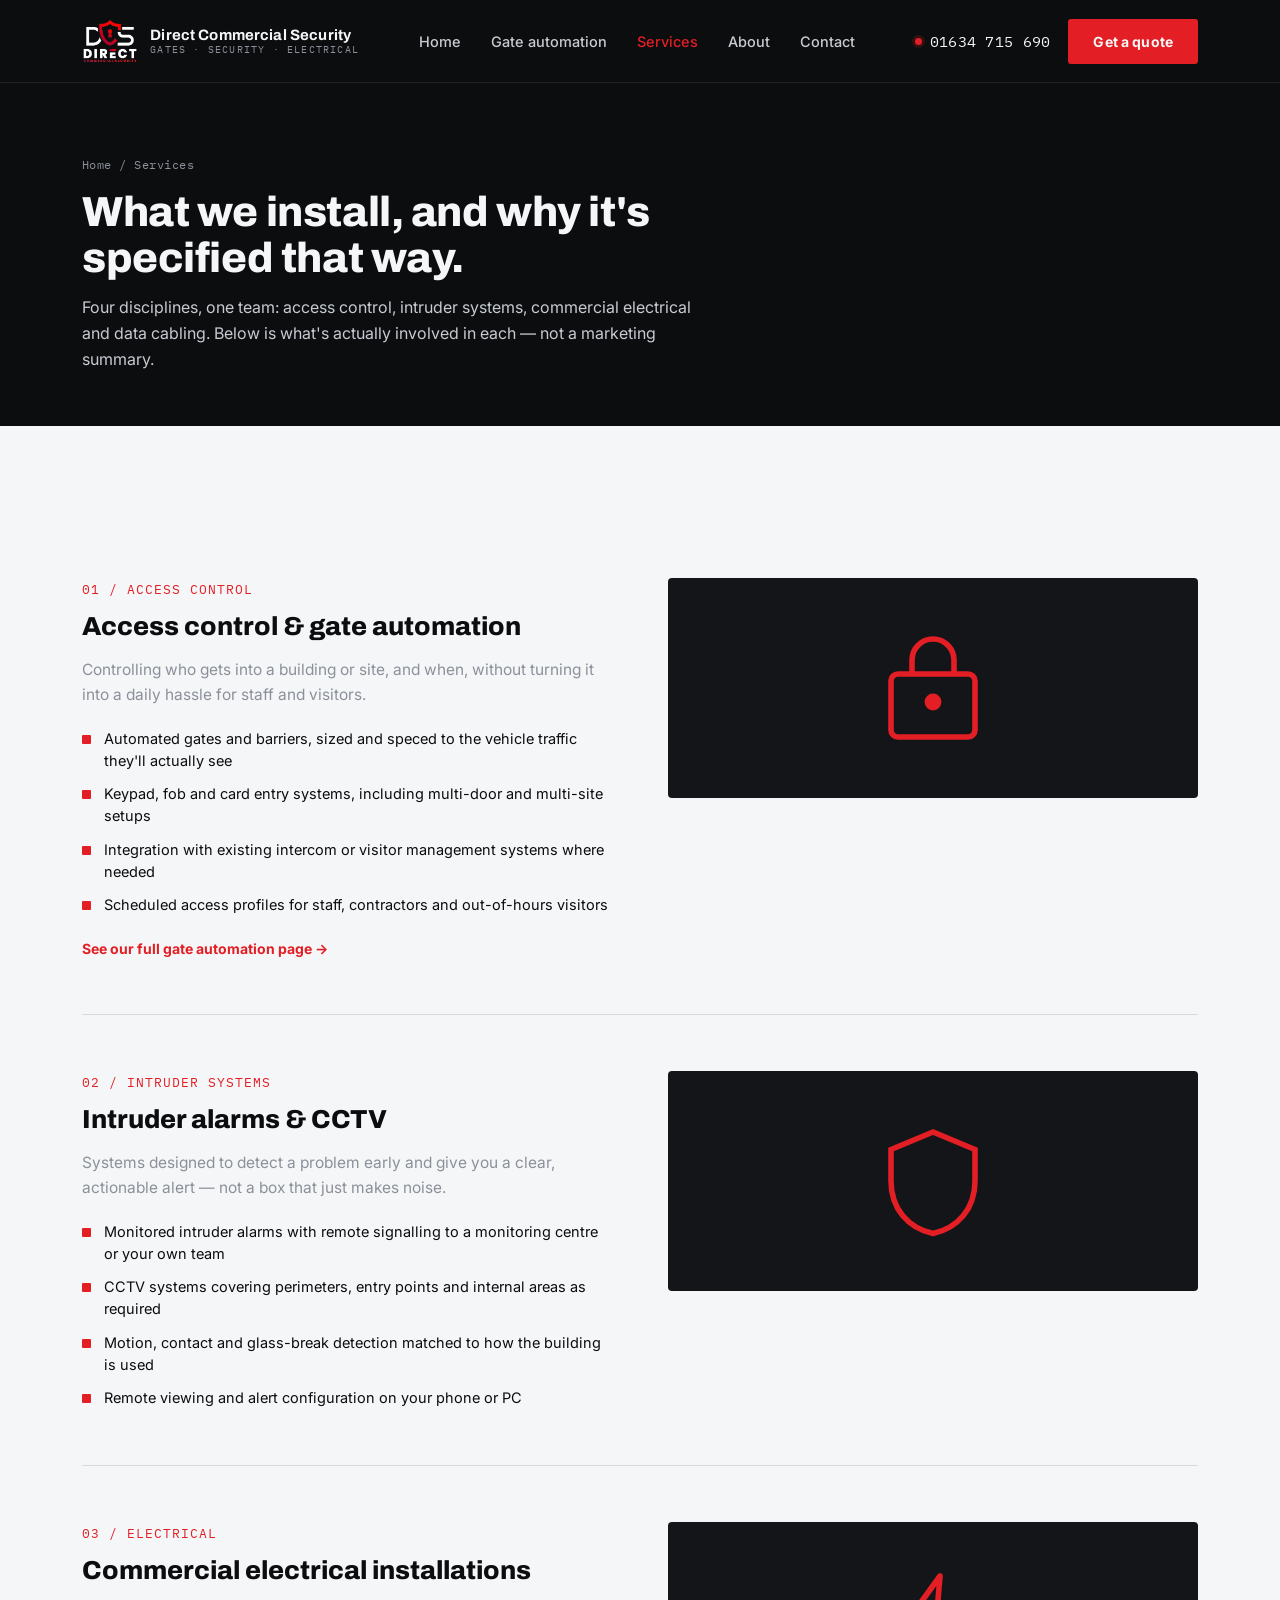
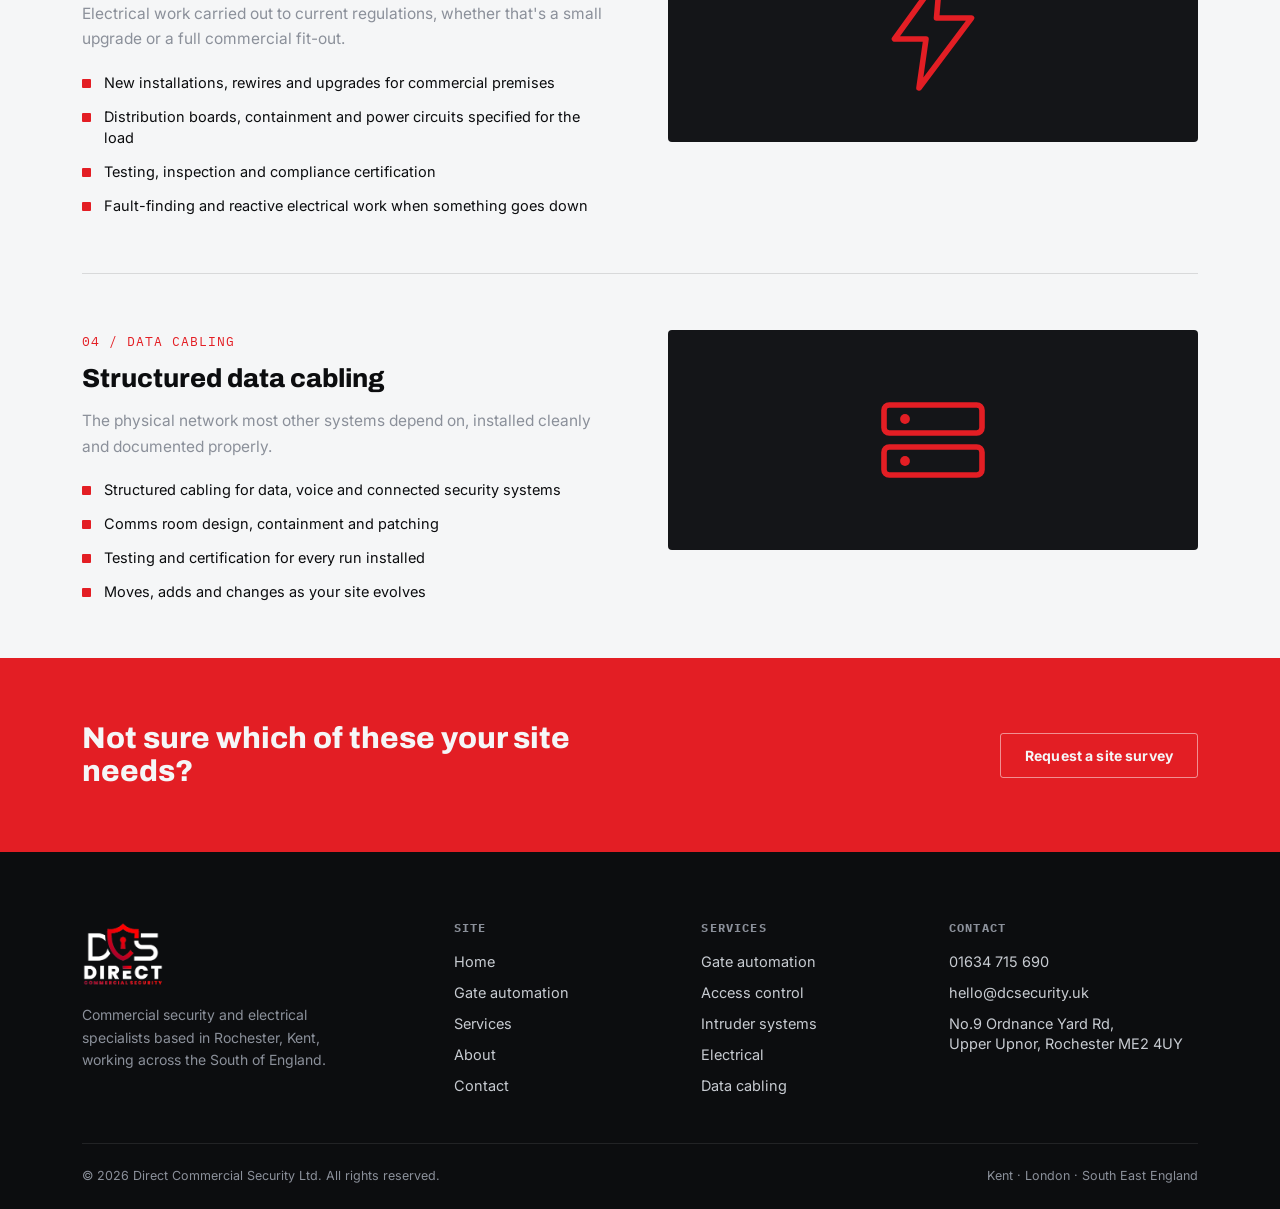
<file: services.html>
<!DOCTYPE html>
<html lang="en">
<head>
<meta charset="UTF-8">
<meta name="viewport" content="width=device-width, initial-scale=1.0">
<title>Services | Direct Commercial Security</title>
<meta name="description" content="Access control, intruder systems, commercial electrical and data cabling &mdash; what's involved in each, specified around your site.">
<link rel="icon" href="assets/logo.jpg">
<link rel="preconnect" href="https://fonts.googleapis.com">
<link href="https://fonts.googleapis.com/css2?family=Archivo:wght@500;700;800&family=Inter:wght@400;500;600;700&family=IBM+Plex+Mono:wght@400;500&display=swap" rel="stylesheet">
<link rel="stylesheet" href="style.css">
</head>
<body>
<header class="site-header" id="siteHeader"><div class="wrap">
  <a href="index.html" class="brand"><img src="assets/logo-dark.png" alt="Direct Commercial Security logo"><span class="brand-text"><strong>Direct Commercial Security</strong><span>Gates &middot; Security &middot; Electrical</span></span></a>
  <nav class="main-nav"><ul><li><a href="index.html">Home</a></li><li><a href="gates.html">Gate automation</a></li><li><a href="services.html" class="active">Services</a></li><li><a href="about.html">About</a></li><li><a href="contact.html">Contact</a></li></ul></nav>
  <div class="header-cta"><a class="tel-link" href="tel:01634715690"><span class="dot"></span>01634 715 690</a><a class="btn btn-red" href="contact.html">Get a quote</a></div>
  <button class="nav-toggle" aria-label="Toggle menu" aria-expanded="false">&#9776;</button>
</div></header>

<section class="page-hero"><div class="wrap">
  <span class="crumb"><a href="index.html">Home</a> / Services</span>
  <h1>What we install, and why it's specified that way.</h1>
  <p>Four disciplines, one team: access control, intruder systems, commercial electrical and data cabling. Below is what's actually involved in each &mdash; not a marketing summary.</p>
</div></section>

<section class="section-light" style="padding-bottom:0;"><div class="wrap">

  <div class="service-detail" id="access-control">
    <div>
      <span class="num">01 / Access control</span>
      <h2>Access control &amp; gate automation</h2>
      <p class="lede">Controlling who gets into a building or site, and when, without turning it into a daily hassle for staff and visitors.</p>
      <ul>
        <li>Automated gates and barriers, sized and speced to the vehicle traffic they'll actually see</li>
        <li>Keypad, fob and card entry systems, including multi-door and multi-site setups</li>
        <li>Integration with existing intercom or visitor management systems where needed</li>
        <li>Scheduled access profiles for staff, contractors and out-of-hours visitors</li>
      </ul>
      <p style="margin-top:22px;"><a href="gates.html" style="color:var(--red);font-weight:700;font-size:14px;">See our full gate automation page &rarr;</a></p>
    </div>
    <div class="service-detail-media">
      <svg width="140" height="140" viewBox="0 0 40 40" fill="none" stroke="var(--red)" stroke-width="1.6"><rect x="8" y="16" width="24" height="18" rx="2"/><path d="M14 16v-4a6 6 0 0 1 12 0v4"/><circle cx="20" cy="24" r="2.4" fill="var(--red)" stroke="none"/></svg>
    </div>
  </div>

  <div class="service-detail" id="intruder-systems">
    <div>
      <span class="num">02 / Intruder systems</span>
      <h2>Intruder alarms &amp; CCTV</h2>
      <p class="lede">Systems designed to detect a problem early and give you a clear, actionable alert &mdash; not a box that just makes noise.</p>
      <ul>
        <li>Monitored intruder alarms with remote signalling to a monitoring centre or your own team</li>
        <li>CCTV systems covering perimeters, entry points and internal areas as required</li>
        <li>Motion, contact and glass-break detection matched to how the building is used</li>
        <li>Remote viewing and alert configuration on your phone or PC</li>
      </ul>
    </div>
    <div class="service-detail-media">
      <svg width="140" height="140" viewBox="0 0 40 40" fill="none" stroke="var(--red)" stroke-width="1.6"><path d="M20 6 8 11v9c0 8 5 13.5 12 15 7-1.5 12-7 12-15v-9L20 6Z"/></svg>
    </div>
  </div>

  <div class="service-detail" id="electrical">
    <div>
      <span class="num">03 / Electrical</span>
      <h2>Commercial electrical installations</h2>
      <p class="lede">Electrical work carried out to current regulations, whether that's a small upgrade or a full commercial fit-out.</p>
      <ul>
        <li>New installations, rewires and upgrades for commercial premises</li>
        <li>Distribution boards, containment and power circuits specified for the load</li>
        <li>Testing, inspection and compliance certification</li>
        <li>Fault-finding and reactive electrical work when something goes down</li>
      </ul>
    </div>
    <div class="service-detail-media">
      <svg width="140" height="140" viewBox="0 0 40 40" fill="none" stroke="var(--red)" stroke-width="1.6" stroke-linejoin="round"><path d="M22 4 9 22h9l-2 14 15-20h-10l1-12Z"/></svg>
    </div>
  </div>

  <div class="service-detail" id="data-cabling">
    <div>
      <span class="num">04 / Data cabling</span>
      <h2>Structured data cabling</h2>
      <p class="lede">The physical network most other systems depend on, installed cleanly and documented properly.</p>
      <ul>
        <li>Structured cabling for data, voice and connected security systems</li>
        <li>Comms room design, containment and patching</li>
        <li>Testing and certification for every run installed</li>
        <li>Moves, adds and changes as your site evolves</li>
      </ul>
    </div>
    <div class="service-detail-media">
      <svg width="140" height="140" viewBox="0 0 40 40" fill="none" stroke="var(--red)" stroke-width="1.6"><rect x="6" y="10" width="28" height="8" rx="1.5"/><rect x="6" y="22" width="28" height="8" rx="1.5"/><circle cx="12" cy="14" r="1.4" fill="var(--red)" stroke="none"/><circle cx="12" cy="26" r="1.4" fill="var(--red)" stroke="none"/></svg>
    </div>
  </div>

</div></section>

<section class="cta-band"><div class="wrap">
  <h2>Not sure which of these your site needs?</h2>
  <a href="contact.html" class="btn btn-outline-dark">Request a site survey</a>
</div></section>

<footer class="site-footer"><div class="wrap">
  <div class="footer-grid">
    <div class="footer-brand"><img src="assets/logo-dark.png" alt="Direct Commercial Security logo"><p>Commercial security and electrical specialists based in Rochester, Kent, working across the South of England.</p></div>
    <div class="footer-col"><h4>Site</h4><ul><li><a href="index.html">Home</a></li><li><a href="gates.html">Gate automation</a></li><li><a href="services.html">Services</a></li><li><a href="about.html">About</a></li><li><a href="contact.html">Contact</a></li></ul></div>
    <div class="footer-col"><h4>Services</h4><ul><li><a href="gates.html">Gate automation</a></li><li><a href="services.html#access-control">Access control</a></li><li><a href="services.html#intruder-systems">Intruder systems</a></li><li><a href="services.html#electrical">Electrical</a></li><li><a href="services.html#data-cabling">Data cabling</a></li></ul></div>
    <div class="footer-col"><h4>Contact</h4><ul><li><a href="tel:01634715690">01634 715 690</a></li><li><a href="mailto:hello@dcsecurity.uk">hello@dcsecurity.uk</a></li><li><a href="#">No.9 Ordnance Yard Rd,<br>Upper Upnor, Rochester ME2 4UY</a></li></ul></div>
  </div>
  <div class="footer-bottom"><span>&copy; <span id="year"></span> Direct Commercial Security Ltd. All rights reserved.</span><span>Kent &middot; London &middot; South East England</span></div>
</div></footer>

<script src="script.js"></script>
</body>
</html>
</file>
<file: style.css>
:root{
  --ink:#0c0d0f;
  --ink-2:#141518;
  --ink-3:#1c1e22;
  --paper:#c7cbd1;
  --steel:#8b909a;
  --white:#f5f6f7;
  --red:#e31e24;
  --red-deep:#8a0f13;
  --line-dark:rgba(255,255,255,0.09);
  --line-light:rgba(12,13,15,0.12);
  --font-display:'Archivo',sans-serif;
  --font-body:'Inter',sans-serif;
  --font-mono:'IBM Plex Mono',monospace;
}

*,*::before,*::after{box-sizing:border-box;}
html{scroll-behavior:smooth;}
body{
  margin:0;
  font-family:var(--font-body);
  background:var(--white);
  color:var(--ink);
  -webkit-font-smoothing:antialiased;
}
img{max-width:100%;display:block;}
a{color:inherit;text-decoration:none;}
ul{list-style:none;margin:0;padding:0;}
h1,h2,h3,h4{font-family:var(--font-display);margin:0;line-height:1.1;}
p{margin:0;}

.wrap{max-width:1180px;margin:0 auto;padding:0 32px;}

@media (max-width:640px){.wrap{padding:0 20px;}}

.eyebrow{
  font-family:var(--font-mono);
  font-size:12.5px;letter-spacing:0.14em;text-transform:uppercase;
  color:var(--red);
  display:inline-flex;align-items:center;gap:10px;
  margin-bottom:18px;
}
.eyebrow::before{content:"";width:22px;height:1.5px;background:var(--red);display:inline-block;}

/* ---------------- Header ---------------- */
.site-header{
  position:sticky;top:0;z-index:100;
  background:var(--ink);
  border-bottom:1px solid var(--line-dark);
}
.site-header .wrap{
  display:flex;align-items:center;justify-content:space-between;
  height:82px;
}
.brand{display:flex;align-items:center;gap:12px;}
.brand img{height:44px;width:auto;}
.brand-text{display:flex;flex-direction:column;line-height:1.15;}
.brand-text strong{font-family:var(--font-display);color:var(--white);font-size:15px;letter-spacing:0.01em;}
.brand-text span{white-space:nowrap;font-family:var(--font-mono);color:var(--steel);font-size:10px;letter-spacing:0.12em;text-transform:uppercase;}

.main-nav ul{display:flex;gap:2px;}
.main-nav a{
  color:var(--paper);
  font-size:14.5px;
  font-weight:500;
  padding:10px 14px;
  white-space:nowrap;
  border-radius:3px;
  transition:background .15s ease, color .15s ease;
}
.main-nav a:hover{background:var(--ink-3);color:var(--white);}
.main-nav a.active{color:var(--red);}

.header-cta{display:flex;align-items:center;gap:18px;}
.tel-link{
  font-family:var(--font-mono);
  color:var(--white);
  font-size:14.5px;
  letter-spacing:0.02em;
  white-space:nowrap;
  display:flex;align-items:center;gap:8px;
}
.tel-link .dot{width:7px;height:7px;border-radius:50%;background:var(--red);flex:none;
  box-shadow:0 0 0 3px rgba(227,30,36,0.18);}

.btn{
  white-space:nowrap;
  display:inline-flex;align-items:center;justify-content:center;gap:8px;
  font-weight:700;font-size:14px;letter-spacing:0.01em;
  padding:13px 24px;border-radius:3px;border:1.5px solid transparent;
  cursor:pointer;transition:transform .15s ease, background .15s ease, border-color .15s ease, color .15s ease;
  font-family:var(--font-body);
}
.btn:hover{transform:translateY(-1px);}
.btn-red{background:var(--red);color:var(--white);}
.btn-red:hover{background:#c8181e;}
.btn-outline-dark{border-color:rgba(255,255,255,0.35);color:var(--white);}
.btn-outline-dark:hover{border-color:var(--white);background:rgba(255,255,255,0.06);}
.btn-outline-light{border-color:var(--line-light);color:var(--ink);}
.btn-outline-light:hover{border-color:var(--ink);}

.nav-toggle{display:none;background:none;border:none;color:var(--white);font-size:26px;cursor:pointer;}

/* ---------------- Hero ---------------- */
.hero{
  position:relative;
  background:var(--ink);
  color:var(--white);
  overflow:hidden;
  padding:96px 0 0;
}
.hero-grid{
  position:absolute;inset:0;
  background-image:linear-gradient(rgba(255,255,255,0.06) 1px, transparent 1px),linear-gradient(90deg, rgba(255,255,255,0.06) 1px, transparent 1px);
  background-size:64px 64px;
  mask-image:linear-gradient(to bottom, rgba(0,0,0,0.9), transparent 85%);
}
.hero-glow{
  position:absolute;top:-200px;right:-150px;width:600px;height:600px;border-radius:50%;
  background:radial-gradient(circle, rgba(227,30,36,0.22), transparent 70%);
  filter:blur(20px);
}
.hero .wrap{position:relative;}
.hero-content{max-width:720px;padding-bottom:56px;}
.hero-content h1{font-size:clamp(34px,4.4vw,54px);font-weight:800;letter-spacing:-0.01em;margin-bottom:22px;}
.hero-content h1 em{font-style:normal;color:var(--red);}
.hero-sub{font-size:17px;line-height:1.6;color:var(--paper);max-width:600px;margin-bottom:34px;}
.hero-actions{display:flex;gap:14px;flex-wrap:wrap;}

.hero-services{
  display:grid;grid-template-columns:repeat(4,1fr);
  border-top:1px solid var(--line-dark);
}
.hero-services div{padding:26px 0;border-right:1px solid var(--line-dark);}
.hero-services div:last-child{border-right:none;}
.hero-services strong{display:block;font-family:var(--font-display);font-size:14.5px;color:var(--white);margin-bottom:6px;}
.hero-services div{font-size:13px;color:var(--steel);line-height:1.5;}

@media (max-width:900px){
  .hero-services{grid-template-columns:repeat(2,1fr);}
  .hero-services div:nth-child(2){border-right:none;}
}
@media (max-width:640px){
  .hero-services{grid-template-columns:1fr;}
  .hero-services div{border-right:none;border-bottom:1px solid var(--line-dark);}
}

/* ---------------- Section basics ---------------- */
.section-light{background:var(--white);padding:96px 0;}
.section-dark{background:var(--ink);color:var(--white);padding:96px 0;}
.section-head{max-width:640px;margin-bottom:56px;}
.section-head h2{font-size:clamp(26px,3vw,36px);font-weight:800;letter-spacing:-0.01em;}
.section-head p{margin-top:14px;color:var(--steel);font-size:15.5px;line-height:1.6;}
.section-dark .section-head p{color:var(--paper);}

/* ---------------- Service cards ---------------- */
.service-grid{display:grid;grid-template-columns:repeat(4,1fr);gap:1px;background:var(--line-light);border:1px solid var(--line-light);}
.service-card{background:var(--white);padding:32px 26px;}
.service-card .icon{width:40px;height:40px;margin-bottom:22px;color:var(--red);}
.service-card h3{font-size:17px;font-weight:700;margin-bottom:10px;}
.service-card p{font-size:14px;color:var(--steel);line-height:1.55;}
.service-card a{display:inline-block;margin-top:16px;font-size:13px;font-weight:700;color:var(--red);}

@media (max-width:900px){.service-grid{grid-template-columns:repeat(2,1fr);}}
@media (max-width:560px){.service-grid{grid-template-columns:1fr;}}

/* ---------------- Radar coverage diagram ---------------- */
.coverage{position:relative;display:flex;align-items:center;justify-content:center;}
.coverage svg{width:100%;max-width:460px;height:auto;}
.radar-sweep{transform-origin:230px 230px;animation:sweep 4s linear infinite;}
@keyframes sweep{from{transform:rotate(0deg);}to{transform:rotate(360deg);}}
.radar-ring{fill:none;stroke:rgba(227,30,36,0.25);}
.radar-blip{fill:var(--red);}

@media (prefers-reduced-motion: reduce){
  .radar-sweep{animation:none;}
}

/* ---------------- Stats bar ---------------- */
.stats-bar{background:var(--ink-2);border-top:1px solid var(--line-dark);border-bottom:1px solid var(--line-dark);}
.stats-grid{display:grid;grid-template-columns:repeat(4,1fr);}
.stat{padding:38px 30px;border-right:1px solid var(--line-dark);}
.stat:last-child{border-right:none;}
.stat strong{display:block;font-family:var(--font-display);font-size:32px;color:var(--white);font-weight:800;}
.stat span{font-family:var(--font-mono);font-size:12px;letter-spacing:0.06em;text-transform:uppercase;color:var(--steel);}
@media (max-width:900px){.stats-grid{grid-template-columns:repeat(2,1fr);}.stat{border-bottom:1px solid var(--line-dark);}}
@media (max-width:560px){.stats-grid{grid-template-columns:1fr;}}

/* ---------------- Approach steps ---------------- */
.approach-list{counter-reset:step;}
.approach-item{display:grid;grid-template-columns:60px 1fr;gap:22px;padding:26px 0;border-top:1px solid var(--line-light);}
.approach-item:last-child{border-bottom:1px solid var(--line-light);}
.approach-item .step-num{counter-increment:step;font-family:var(--font-mono);font-size:13px;color:var(--red);}
.approach-item .step-num::before{content:"0" counter(step);}
.approach-item h3{font-size:17px;font-weight:700;margin-bottom:6px;}
.approach-item p{font-size:14.5px;color:var(--steel);line-height:1.6;max-width:560px;}

/* ---------------- CTA band ---------------- */
.cta-band{background:var(--red);color:var(--white);padding:64px 0;}
.cta-band .wrap{display:flex;align-items:center;justify-content:space-between;gap:32px;flex-wrap:wrap;}
.cta-band h2{font-size:clamp(22px,2.6vw,30px);font-weight:800;max-width:520px;}
.cta-band .btn-outline-dark{border-color:rgba(255,255,255,0.5);}

/* ---------------- Footer ---------------- */
.site-footer{background:var(--ink);color:var(--paper);padding:70px 0 26px;}
.footer-grid{display:grid;grid-template-columns:1.6fr 1fr 1fr 1.2fr;gap:40px;padding-bottom:48px;border-bottom:1px solid var(--line-dark);}
.footer-brand img{height:64px;margin-bottom:18px;}
.footer-brand p{font-size:14px;color:var(--steel);line-height:1.6;max-width:280px;}
.footer-col h4{font-family:var(--font-mono);font-size:11.5px;letter-spacing:0.1em;text-transform:uppercase;color:var(--steel);margin-bottom:16px;}
.footer-col ul{display:flex;flex-direction:column;gap:11px;}
.footer-col a{font-size:14.5px;color:var(--paper);}
.footer-col a:hover{color:var(--white);}
.footer-bottom{display:flex;justify-content:space-between;padding-top:24px;font-size:12.5px;color:var(--steel);flex-wrap:wrap;gap:10px;}

@media (max-width:900px){.footer-grid{grid-template-columns:1fr 1fr;}}
@media (max-width:560px){.footer-grid{grid-template-columns:1fr;}}

/* ---------------- Page hero (inner pages) ---------------- */
.page-hero{position:relative;background:var(--ink);color:var(--white);padding:70px 0 54px;overflow:hidden;}
.page-hero .crumb{font-family:var(--font-mono);font-size:12px;color:var(--steel);letter-spacing:0.04em;}
.page-hero .crumb a{color:var(--steel);}
.page-hero .crumb a:hover{color:var(--white);}
.page-hero h1{font-size:clamp(28px,3.6vw,42px);font-weight:800;letter-spacing:-0.01em;margin:16px 0 14px;max-width:720px;}
.page-hero p{color:var(--paper);font-size:16px;max-width:620px;line-height:1.6;}

/* ---------------- Service detail (services page) ---------------- */
.service-detail{display:grid;grid-template-columns:1fr 1fr;gap:56px;padding:56px 0;border-bottom:1px solid var(--line-light);align-items:start;}
.service-detail:last-child{border-bottom:none;}
.service-detail .num{font-family:var(--font-mono);font-size:12.5px;color:var(--red);letter-spacing:0.08em;text-transform:uppercase;}
.service-detail h2{font-size:26px;font-weight:800;margin:14px 0 16px;}
.service-detail .lede{font-size:15.5px;color:var(--steel);line-height:1.65;margin-bottom:20px;}
.service-detail ul{display:flex;flex-direction:column;gap:12px;}
.service-detail ul li{font-size:14.5px;color:var(--ink);padding-left:22px;position:relative;line-height:1.5;}
.service-detail ul li::before{content:"";position:absolute;left:0;top:7px;width:9px;height:9px;background:var(--red);border-radius:1px;}
.service-detail-media{background:var(--ink-2);border-radius:4px;padding:32px;min-height:220px;display:flex;align-items:center;justify-content:center;}

@media (max-width:800px){.service-detail{grid-template-columns:1fr;gap:26px;}}

/* ---------------- About page ---------------- */
.value-grid{display:grid;grid-template-columns:repeat(3,1fr);gap:1px;background:var(--line-light);border:1px solid var(--line-light);}
.value-card{background:var(--white);padding:30px 26px;}
.value-card h3{font-size:16px;font-weight:700;margin-bottom:10px;}
.value-card p{font-size:14px;color:var(--steel);line-height:1.6;}
@media (max-width:760px){.value-grid{grid-template-columns:1fr;}}

/* ---------------- Contact page ---------------- */
.contact-grid{display:grid;grid-template-columns:1fr 1fr;gap:60px;}
.contact-info h2{font-size:22px;font-weight:800;margin-bottom:18px;}
.contact-info ul{display:flex;flex-direction:column;gap:20px;margin-top:26px;}
.contact-info li{display:flex;gap:14px;font-size:15px;line-height:1.55;}
.contact-info li strong{display:block;font-family:var(--font-mono);font-size:11px;letter-spacing:0.08em;text-transform:uppercase;color:var(--red);margin-bottom:4px;}
.contact-form{background:var(--ink-2);padding:36px;border-radius:4px;}
.contact-form label{display:block;font-size:13px;font-weight:600;color:var(--paper);margin-bottom:8px;}
.contact-form input,.contact-form textarea{
  width:100%;background:var(--ink);border:1px solid var(--line-dark);color:var(--white);
  padding:13px 14px;border-radius:3px;font-family:var(--font-body);font-size:14.5px;margin-bottom:18px;
}
.contact-form input:focus,.contact-form textarea:focus{outline:2px solid var(--red);outline-offset:1px;}
.contact-form textarea{min-height:120px;resize:vertical;}
.form-note{font-size:12.5px;color:var(--steel);margin-top:14px;line-height:1.5;}

@media (max-width:800px){.contact-grid{grid-template-columns:1fr;}} 

/* ---------------- Mobile nav ---------------- */
@media (max-width:1180px){
  .main-nav,.header-cta .tel-link{display:none;}
  .nav-toggle{display:block;}
  .header-cta{gap:12px;}
  .site-header.nav-open .main-nav{
    display:flex;position:absolute;top:82px;left:0;right:0;background:var(--ink);
    border-top:1px solid var(--line-dark);border-bottom:1px solid var(--line-dark);
    padding:10px 20px;
  }
  .site-header.nav-open .main-nav ul{flex-direction:column;gap:2px;}
}

/* ---------------- Gate automation ---------------- */
.gate-type .gate-tag{display:inline-block;font-family:var(--font-mono);font-size:11px;letter-spacing:0.1em;text-transform:uppercase;color:var(--red);margin-bottom:12px;}
.gate-cols{display:grid;grid-template-columns:repeat(3,1fr);gap:1px;background:var(--line-dark);border:1px solid var(--line-dark);}
.gate-col{background:var(--ink-2);padding:32px 28px;}
.gate-col h3{font-size:18px;font-weight:700;margin-bottom:18px;color:var(--white);}
.gate-col ul{display:flex;flex-direction:column;gap:12px;}
.gate-col li{font-size:14.5px;color:var(--paper);line-height:1.5;padding-left:22px;position:relative;}
.gate-col li::before{content:"";position:absolute;left:0;top:7px;width:9px;height:9px;background:var(--red);border-radius:1px;}
@media (max-width:860px){.gate-cols{grid-template-columns:1fr;}}

.approach-dark .approach-item{border-top-color:var(--line-dark);}
.approach-dark .approach-item:last-child{border-bottom-color:var(--line-dark);}
.approach-dark .approach-item h3{color:var(--white);}
.approach-dark .approach-item p{color:var(--paper);}

.gate-callout{background:var(--ink);color:var(--white);border-radius:4px;padding:40px 34px;border-left:4px solid var(--red);}
.gate-callout strong{display:block;font-family:var(--font-display);font-size:24px;font-weight:800;margin-bottom:12px;}
.gate-callout p{color:var(--paper);font-size:15px;line-height:1.6;margin-bottom:22px;}
.gate-callout .tel-big{font-family:var(--font-mono);font-size:26px;color:var(--white);letter-spacing:0.02em;}
.gate-callout .tel-big:hover{color:var(--red);}

.faq{max-width:820px;border-top:1px solid var(--line-light);}
.faq details{border-bottom:1px solid var(--line-light);padding:20px 0;}
.faq summary{cursor:pointer;font-family:var(--font-display);font-size:17px;font-weight:700;list-style:none;display:flex;justify-content:space-between;gap:20px;align-items:center;}
.faq summary::-webkit-details-marker{display:none;}
.faq summary::after{content:"+";font-family:var(--font-mono);color:var(--red);font-size:22px;line-height:1;flex:none;}
.faq details[open] summary::after{content:"\2212";}
.faq details p{margin-top:12px;font-size:15px;color:var(--steel);line-height:1.65;max-width:700px;}

/* Homepage gate feature */
.gate-feature{background:var(--white);padding:96px 0;}
.gate-feature-grid{display:grid;grid-template-columns:1.05fr 0.95fr;gap:64px;align-items:center;}
.gate-feature h2{font-size:clamp(28px,3.4vw,40px);font-weight:800;letter-spacing:-0.01em;margin-bottom:18px;}
.gate-feature .lede{font-size:16.5px;color:var(--steel);line-height:1.65;margin-bottom:26px;max-width:560px;}
.gate-feature ul{display:flex;flex-direction:column;gap:12px;margin-bottom:32px;}
.gate-feature li{font-size:15px;line-height:1.5;padding-left:24px;position:relative;}
.gate-feature li::before{content:"";position:absolute;left:0;top:7px;width:9px;height:9px;background:var(--red);border-radius:1px;}
.gate-feature-actions{display:flex;gap:14px;flex-wrap:wrap;}
.gate-feature .btn-outline-light{color:var(--ink);}
.gate-panel{background:var(--ink);border-radius:4px;padding:34px;position:relative;overflow:hidden;}
.gate-panel svg{width:100%;height:auto;display:block;}
.gate-chips{display:flex;flex-wrap:wrap;gap:8px;margin-top:22px;}
.gate-chips span{font-family:var(--font-mono);font-size:11.5px;letter-spacing:0.06em;text-transform:uppercase;color:var(--paper);border:1px solid var(--line-dark);padding:7px 12px;border-radius:2px;}
.gate-gate-slide{animation:gateSlide 7s ease-in-out infinite;}
@keyframes gateSlide{0%,12%{transform:translateX(0);}45%,70%{transform:translateX(118px);}100%{transform:translateX(0);}}
@media (prefers-reduced-motion: reduce){.gate-gate-slide{animation:none;transform:translateX(60px);}}
@media (max-width:860px){.gate-feature-grid{grid-template-columns:1fr;gap:40px;}.gate-feature{padding:72px 0;}}

/* Emergency strip */
.gate-strip{background:var(--ink-2);border-top:1px solid var(--line-dark);border-bottom:1px solid var(--line-dark);}
.gate-strip .wrap{display:flex;align-items:center;justify-content:space-between;gap:24px;flex-wrap:wrap;padding-top:26px;padding-bottom:26px;}
.gate-strip p{color:var(--white);font-size:16px;font-weight:600;}
.gate-strip p span{color:var(--steel);font-weight:400;margin-left:8px;}
.gate-strip a.tel-link{font-size:17px;}

/* Header fit */
.brand{min-width:0;}
@media (max-width:640px){
  .brand-text span{display:none;}
  .brand-text strong{font-size:14px;}
  .header-cta .btn{padding:11px 14px;font-size:13px;}
}
</file>
